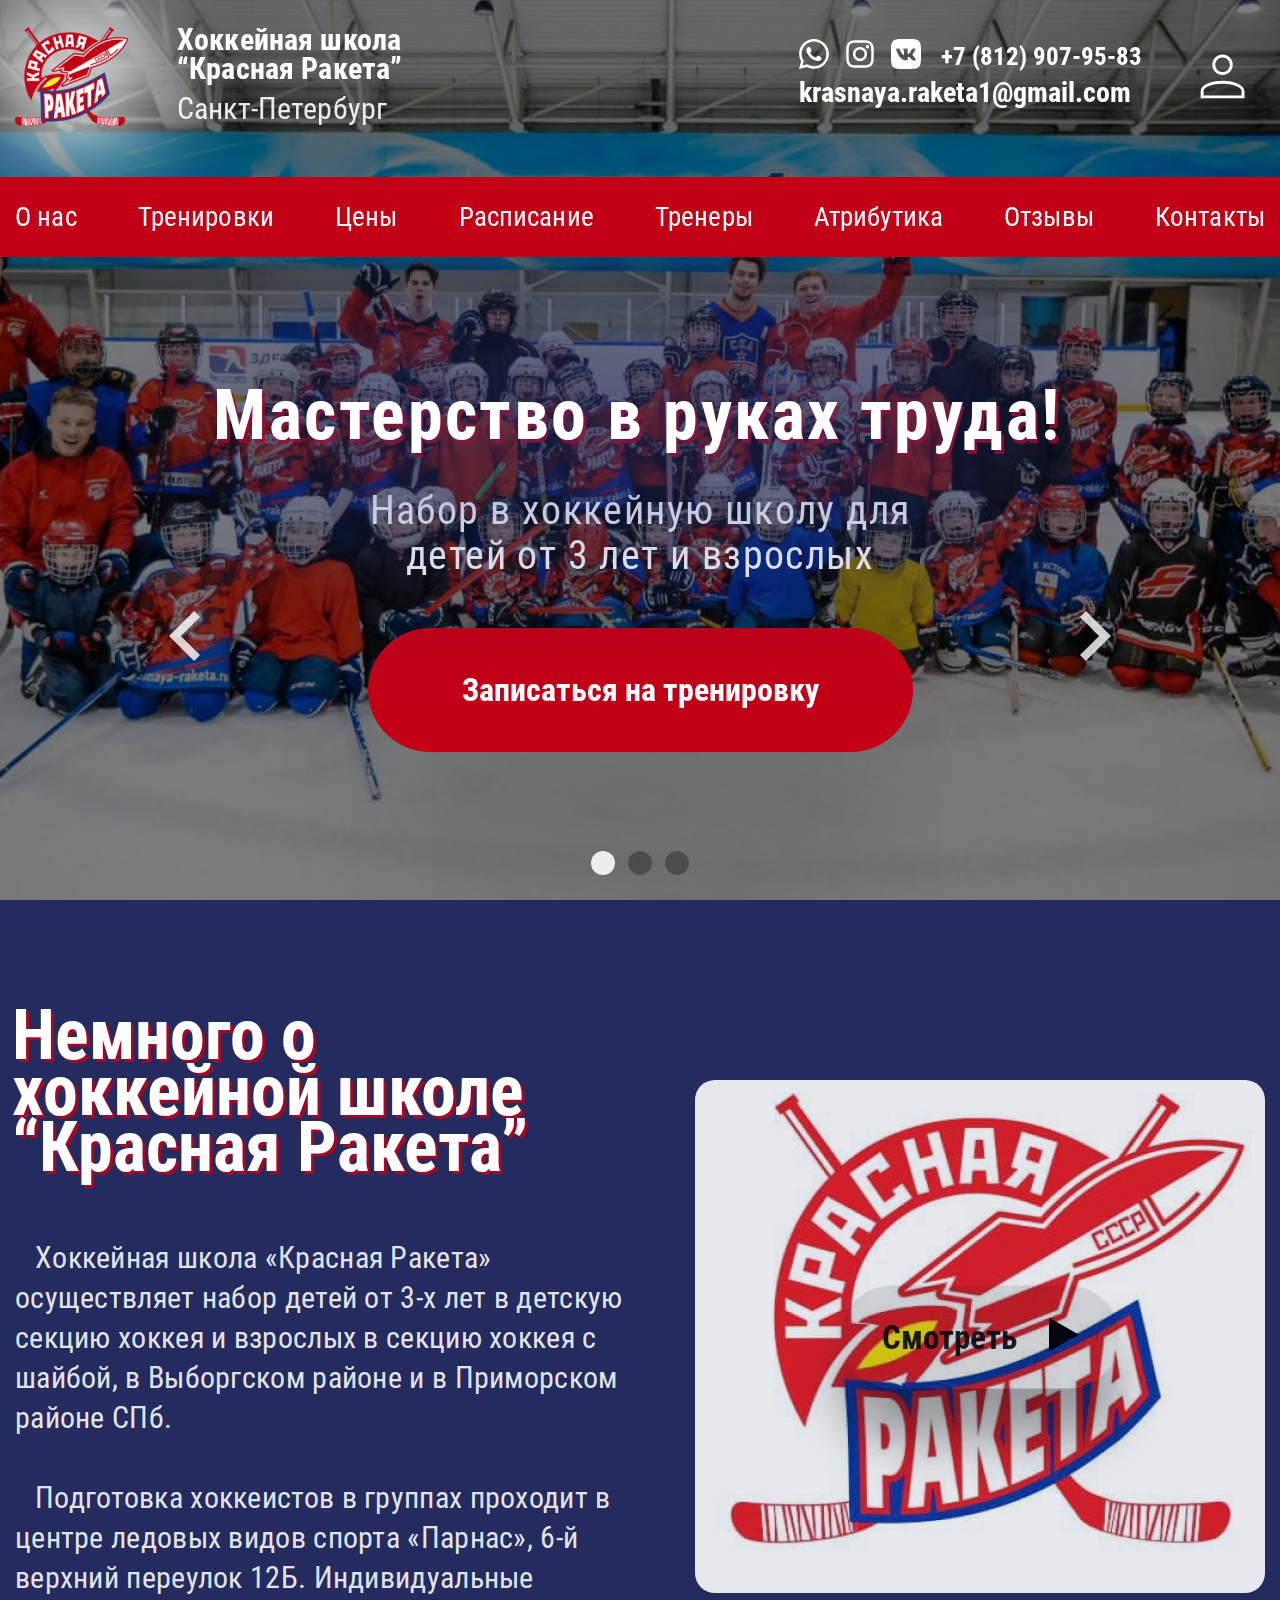
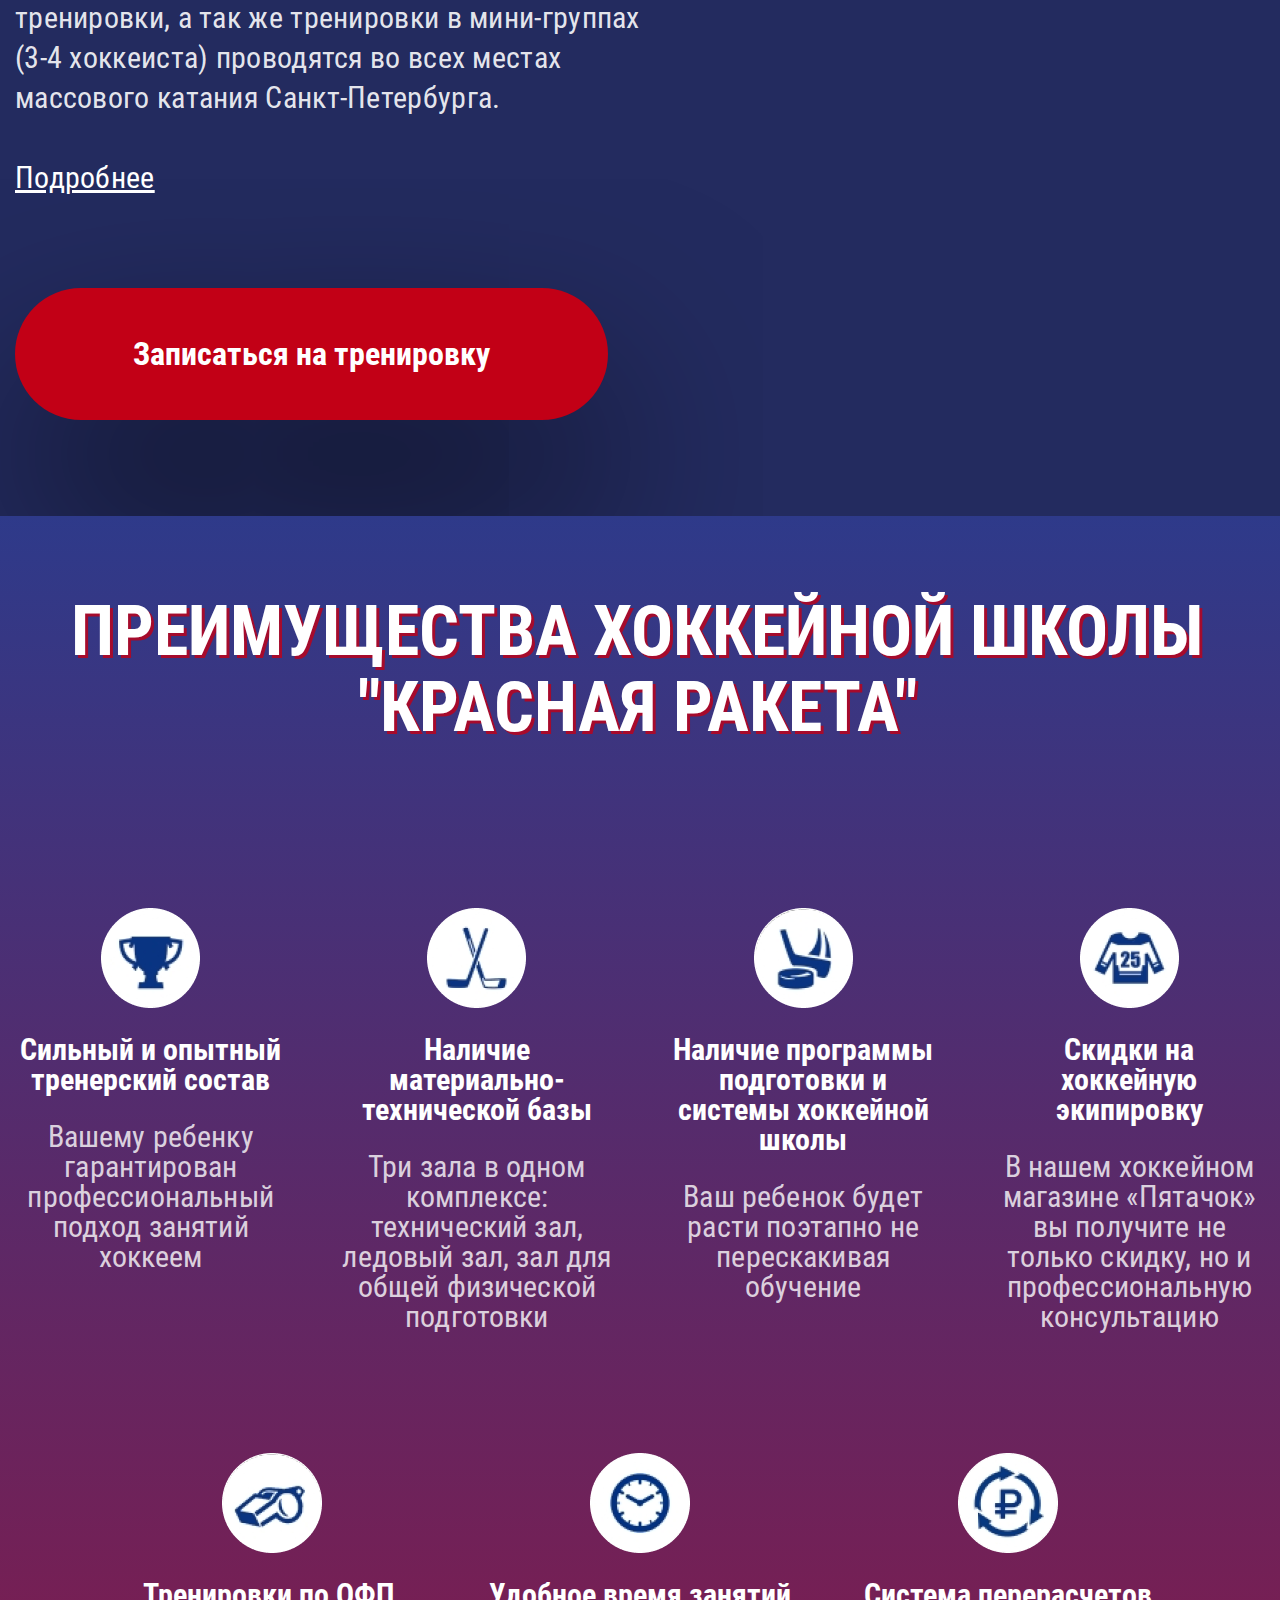
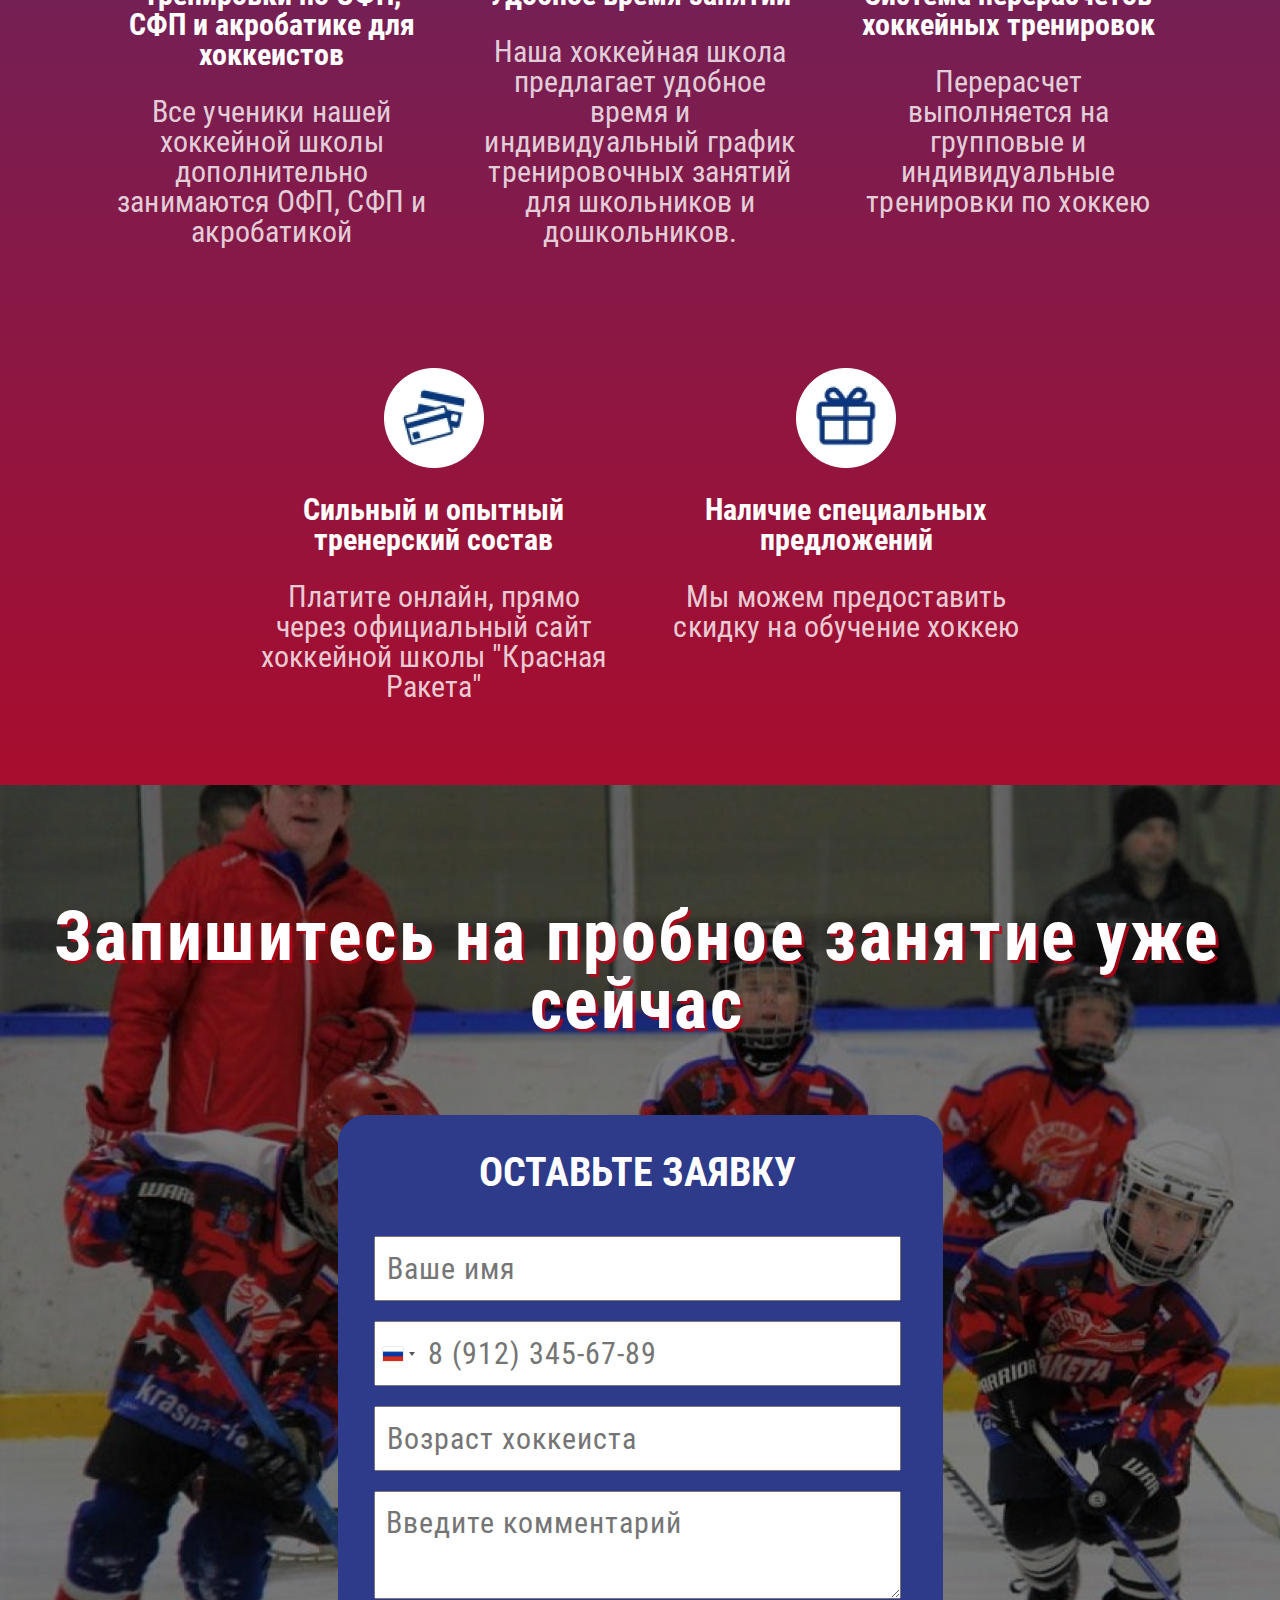
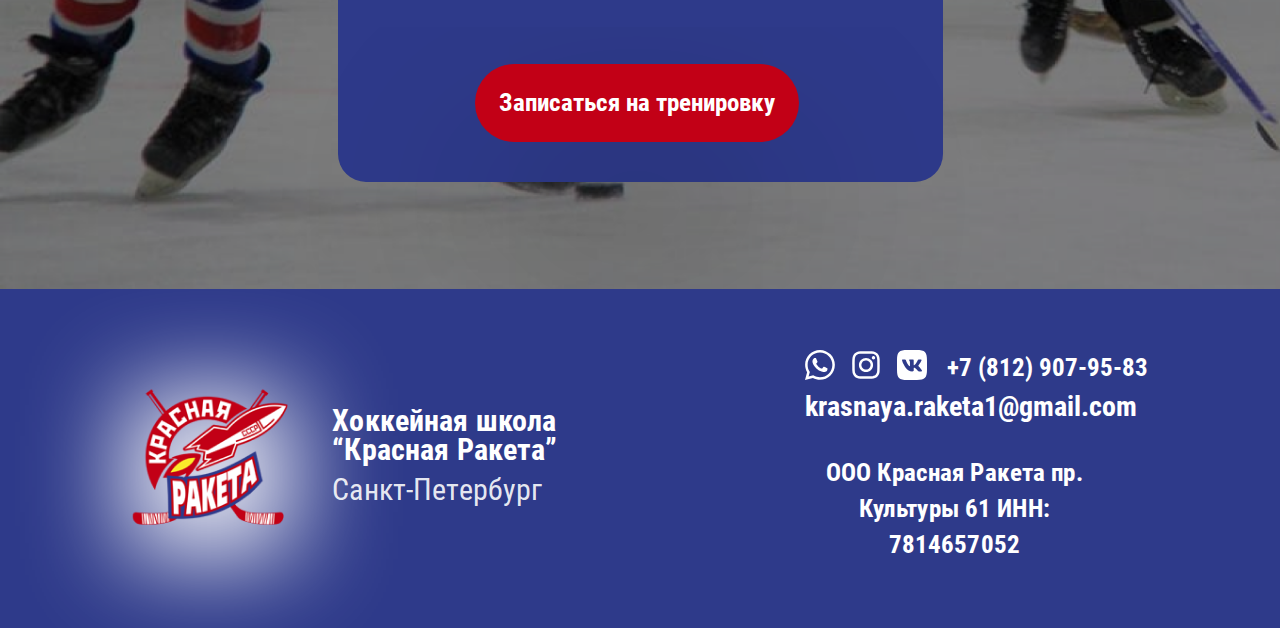
<file: index.html>
<!DOCTYPE html>
<html lang="en">

<head>
  <meta charset="UTF-8">
  <meta name="viewport" content="width=device-width, initial-scale=1.0">
  <title>Document</title>
  <link rel="stylesheet" href="css/style.min.css">
  <link rel="stylesheet" href="css/intlTelInput.css">
</head>

<body id="index-body">


  <div class="wrapper">

    <main class="main">

      <header class="header">

        <nav class="nav">
          <div class="header__top top-header">
            <div class="container">
              <div class="top-header__content">
                <div class="top-header__logo">
                  <a href="#" class="logo"><img src="images/logo.png" alt="" class="logo__img">
                  </a>
                  <div class="top-header__logo-item">
                    <h3 class="top-header__logo-title">Хоккейная школа
                      “Красная Ракета”
                    </h3>
                    <p class="top-header__logo-text">Санкт-Петербург</p>
                  </div>
                </div>
                <div class="top-header__contacts">
                  <div class="top-header__social">
                    <div class="top-header__social-links">
                      <ul class="top-header__social-list">
                        <li class="top-header__social-item"><a href="#" class="top-header__social-link"><img
                              src="images/whatsapp.svg" alt="" class="top-header__social-img"></a></li>
                        <li class="top-header__social-item"><a href="#" class="top-header__social-link"><img
                              src="images/instagram.svg" alt="" class="top-header__social-img"></a></li>
                        <li class="top-header__social-item"><a href="#" class="top-header__social-link"><img
                              src="images/vk.svg" alt="" class="top-header__social-img"></a></li>
                      </ul>
                      <a href="tel:+78129079583" class="top-header__social-phone">+7 (812) 907-95-83</a>
                    </div>
                    <a href="mailto:krasnaya.raketa1@gmail.com"
                      class="top-header__social-mail">krasnaya.raketa1@gmail.com</a>
                  </div>
                  <div class="top-header__account">
                    <button class="top-header__account-btn"><img src="images/user.svg" alt="personal account"
                        class="top-header__account-img"></button>
                  </div>
                </div>
                <div class="header__hamburger">
                  <button class="btn-menu" type="button">
                    <span class="btn-menu__box">
                      <span class="btn-menu__inner"></span>
                    </span>
                  </button>
                </div>
              </div>
            </div>
          </div>
          <div class="header__bottom bottom-header">
            <div class="container">
              <div class="bottom-header__content">
                <ul class="bottom-header__menu-list menu-list">
                  <li class="menu-list__item"><a href="about.html" class="menu-list__link">О нас</a>
                  </li>
                  <li class="menu-list__item"><a href="training.html" class="menu-list__link">Тренировки</a></li>
                  <li class="menu-list__item"><a href="prices.html" class="menu-list__link">Цены</a></li>
                  <li class="menu-list__item"><a href="schedule.html" class="menu-list__link">Расписание</a></li>
                  <li class="menu-list__item"><a href="coaches.html" class="menu-list__link">Тренеры</a></li>
                  <li class="menu-list__item"><a href="attributes.html" class="menu-list__link">Атрибутика</a></li>
                  <li class="menu-list__item"><a href="reviews.html" class="menu-list__link">Отзывы</a></li>
                  <li class="menu-list__item"><a href="contacts.html" class="menu-list__link">Контакты</a></li>
                </ul>
                <h3 class="top-header__logo-title lg">Хоккейная школа
                  “Красная Ракета”
                </h3>
              </div>
            </div>
          </div>
        </nav>

        <div class="header__slider slider-top">
          <div class="header__slider-item" style="background-image: url(images/bg1.png);">
            <div class="slider-top__content">
              <h1 class="slider-top__title">Мастерство в руках труда!</h1>
              <h1 class="slider-top__title slider-top__title2">Мастерство в руках труда!</h1>
              <div class="slider-top__blur"></div>
              <p class="slider-top__text">Набор в хоккейную школу
                для детей от 3 лет и взрослых</p>
              <button class="slider-top__btn">Записаться на тренировку</button>
            </div>
          </div>
          <div class="header__slider-item" style="background-image: url(images/bg-2.png);">
            <div class="slider-top__content">
              <h1 class="slider-top__title">Хоккейная школа “Красная Ракета”</h1>
              <h1 class="slider-top__title slider-top__title2">Хоккейная школа “Красная Ракета”</h1>
              <div class="slider-top__blur"></div>
              <h2 class="slider-top__suptitle">Кузница победителей</h2>
              <button class="slider-top__btn">Записаться на тренировку</button>
            </div>
          </div>
          <div class="header__slider-item" style="background-image: url(images/bg-3.png);">
            <div class="slider-top__content">
              <h1 class="slider-top__title">Специальные предложения</h1>
              <h1 class="slider-top__title slider-top__title2">Специальные предложения</h1>
              <div class="slider-top__blur"></div>
              <p class="slider-top__text">Каждый сможет найти
                выгодное предложение для себя</p>
              <button class="slider-top__btn slider-top__btn--more">Подробнее</button>
            </div>
          </div>
        </div>
      </header>

      <section class="section-about">
        <div class="container">
          <div class="section-about__adaptive-block">
            <h2 class="section-about__title">Немного о хоккейной школе “Красная Ракета”</h2>
            <h2 class="section-about__title section-about__title2">Немного о хоккейной школе “Красная Ракета”</h2>
          </div>
          <div class="section-about__item">
            <div class="section-about__content">
              <h2 class="section-about__title">Немного о хоккейной школе “Красная Ракета”</h2>
              <h2 class="section-about__title section-about__title2">Немного о хоккейной школе “Красная Ракета”</h2>
              <p class="section-about__text">Хоккейная школа «Красная Ракета» осуществляет набор детей от 3-х лет в
                детскую секцию хоккея и взрослых в секцию хоккея с шайбой, в Выборгском районе и в Приморском районе
                СПб.
              </p>
              <p class="section-about__text"> Подготовка хоккеистов в группах проходит в центре ледовых видов спорта
                «Парнас», 6-й верхний переулок
                12Б. Индивидуальные тренировки, а так же тренировки в мини-группах (3-4 хоккеиста) проводятся во всех
                местах массового катания Санкт-Петербурга.</p>
              <p class="section-about__text section-about__text-more section-about__text-more1"> Хоккейная школа
                «Красная Ракета» готовит
                хоккеистов всех амплуа.
                Профессиональный тренерский состав гарантирует качественный тренировочный процесс. Богатый опыт
                тренерской работы помогает выявить и приумножить сильные стороны учеников. Тренеры нашей хоккейной школы
                настроят и мотивируют на занятия спортом вас и ваших детей.</p>
              <a href="#" class="section-about__more">Подробнее</a>
            </div>
            <div class="section-about__video" id="vidwrap">
              <div class="section-about__video-play">Смотреть</div>
            </div>
          </div>
          <div class="section-about__content-more">
            <p class="section-about__text section-about__text-more section-about__text-more2"> Хоккейная школа «Красная
              Ракета» готовит
              хоккеистов всех амплуа.
              Профессиональный тренерский состав гарантирует качественный тренировочный процесс. Богатый опыт
              тренерской работы помогает выявить и приумножить сильные стороны учеников. Тренеры нашей хоккейной школы
              настроят и мотивируют на занятия спортом вас и ваших детей.</p>
            <p class="section-about__text section-about__text--two">
              Обучение в хоккейной школе "Красная Ракета" проходят:</p>
            <ul class="section-about__list">
              <li class="section-about__list-item">
                <p class="section-about__text">Дети, с опытом и без опыта, от 3-х лет (возраст и уровень подготовки не
                  важен);</p>
              </li>
              <li class="section-about__list-item">
                <p class="section-about__text">Взрослые, профессионалы и любители (возраст и уровень подготовки не
                  важен).</p>
              </li>
            </ul>
            <p class="section-about__text section-about__text--two">
              Хоккейная школа "Красная Ракета" решает следующие задачи:</p>
            <ul class="section-about__list">
              <li class="section-about__list-item">
                <p class="section-about__text">Обучать и совершенствовать технику катания на коньках (прокаты,
                  скольжение, маневры, перебежка, спиной вперед,
                  торможения);</p>
              </li>
              <li class="section-about__list-item">
                <p class="section-about__text">Обучать и совершенствовать технику владения клюшкой и шайбой (ведение,
                  финты или ложные движения, кистевой бросок,
                  щелчок, пощёлкивание, передача и прием шайбы, подбор шайбы);</p>
              </li>
              <li class="section-about__list-item">
                <p class="section-about__text">Обучать и совершенствовать игровые азы в хоккее (игровое мышление,
                  виденье площадки, отбор шайбы, силовой прием);</p>
              </li>
              <li class="section-about__list-item">
                <p class="section-about__text">Развивать физические качества хоккеиста (ловкость, координация, сила,
                  быстрота, общая выносливость, гибкость,
                  специальная выносливость, скоростно-силовая работа, скоростно-силовая выносливость, взрывная сила);
                </p>
              </li>
              <li class="section-about__list-item">
                <p class="section-about__text">Обучать и совершенствовать технико-тактические действия игроков
                  (индивидуальная, звеньевая, командная);</p>
              </li>
              <li class="section-about__list-item">
                <p class="section-about__text">Воспитать морально-волевые качества хоккеиста (выдержка, настойчивость,
                  целеустремленность, патриотизм);</p>
              </li>
              <li class="section-about__list-item">
                <p class="section-about__text">Мотивировать занимающих с помощью различных методик;</p>
              </li>
              <li class="section-about__list-item">
                <p class="section-about__text">Исправлять неправильно закрепленные навыки;</p>
              </li>
              <li class="section-about__list-item">
                <p class="section-about__text">
                  Искать индивидуальный подход к каждому хоккеисту с помощью современных методик.</p>
              </li>
            </ul>
            <p class="section-about__text">
              Воспитанники хоккейной школы "Красная Ракета" принимают участие в турнире "Ракетные бои" накапливая опыт
              ледовых
              состязаний среди сверстников.</p>
            <p class="section-about__text">
              Тренировки по хоккею включают в себя комплексное развитие хоккеиста. Хоккеист это гармоничное развитый
              человек с
              набором специальных качеств, умеющий не только кататься на коньках и владеть клюшкой. Прежде всего - это
              сильный и
              целеустремленный человек, знающий себе цену, умеющий работать в команде.</p>
            <p class="section-about__text">
              Занимаясь хоккеем вы прививаете хоккеисту здоровый образ жизни и хобби на всю жизнь.</p>
            <p class="section-about__text">
              Мы всегда будем рады вам и вашим детям!</p>
            <a href="#" class="section-about__more-remove">Скрыть</a>
          </div>
          <button class="section-about__btn">Записаться на тренировку</button>
        </div>
      </section>

      <section class="section-advantages">
        <h3 class="section-advantages__title">ПРЕИМУЩЕСТВА ХОККЕЙНОЙ ШКОЛЫ "КРАСНАЯ РАКЕТА"</h3>
        <h3 class="section-advantages__title section-advantages__title2">ПРЕИМУЩЕСТВА ХОККЕЙНОЙ ШКОЛЫ "КРАСНАЯ РАКЕТА"
        </h3>
        <div class="container">

          <div class="section-advantages__content">
            <div class="section-advantages__items section-advantages__items1">
              <div class="section-advantages__item">
                <img src="images/advantages1.png" alt="" class="section-advantages__item-img">
                <h4 class="section-advantages__item-title">Сильный и опытный тренерский состав</h4>
                <p class="section-advantages__item-text">Вашему ребенку гарантирован профессиональный подход занятий
                  хоккеем</p>
              </div>
              <div class="section-advantages__item">
                <img src="images/advantages2.png" alt="" class="section-advantages__item-img">
                <h4 class="section-advantages__item-title">Наличие материально-технической базы</h4>
                <p class="section-advantages__item-text">Три зала в одном комплексе: технический зал, ледовый зал, зал
                  для
                  общей физической подготовки</p>
              </div>
              <div class="section-advantages__item">
                <img src="images/advantages3.png" alt="" class="section-advantages__item-img">
                <h4 class="section-advantages__item-title">Наличие программы подготовки и системы хоккейной школы</h4>
                <p class="section-advantages__item-text">Ваш ребенок будет расти поэтапно не перескакивая обучение</p>
              </div>
              <div class="section-advantages__item" style="margin-right: 0;">
                <img src="images/advantages4.png" alt="" class="section-advantages__item-img">
                <h4 class="section-advantages__item-title">Скидки на хоккейную экипировку</h4>
                <p class="section-advantages__item-text">В нашем хоккейном магазине «Пятачок» вы получите не только
                  скидку, но и профессиональную консультацию</p>
              </div>
            </div>
            <div class="section-advantages__items section-advantages__items2">
              <div class="section-advantages__item ">
                <img src="images/advantages5.png" alt="" class="section-advantages__item-img">
                <h4 class="section-advantages__item-title">Тренировки по ОФП, СФП и акробатике для хоккеистов</h4>
                <p class="section-advantages__item-text">Все ученики нашей хоккейной школы дополнительно занимаются ОФП,
                  СФП и акробатикой</p>
              </div>
              <div class="section-advantages__item ">
                <img src="images/advantages6.png" alt="" class="section-advantages__item-img">
                <h4 class="section-advantages__item-title">Удобное время занятий</h4>
                <p class="section-advantages__item-text">Наша хоккейная школа предлагает удобное время и индивидуальный
                  график тренировочных занятий для школьников и дошкольников.</p>
              </div>
              <div class="section-advantages__item" style="margin-right: 0;">
                <img src="images/advantages7.png" alt="" class="section-advantages__item-img">
                <h4 class="section-advantages__item-title">Система перерасчетов хоккейных тренировок</h4>
                <p class="section-advantages__item-text">Перерасчет выполняется на групповые и индивидуальные тренировки
                  по хоккею</p>
              </div>
            </div>
            <div class="section-advantages__items section-advantages__items3">
              <div class="section-advantages__item">
                <img src="images/advantages8.png" alt="" class="section-advantages__item-img">
                <h4 class="section-advantages__item-title">Сильный и опытный тренерский состав</h4>
                <p class="section-advantages__item-text">Платите онлайн, прямо через официальный сайт хоккейной школы
                  "Красная Ракета"</p>
              </div>
              <div class="section-advantages__item" style="margin-right: 0;">
                <img src="images/advantages9.png" alt="" class="section-advantages__item-img">
                <h4 class="section-advantages__item-title">Наличие специальных предложений</h4>
                <p class="section-advantages__item-text">Мы можем предоставить скидку на обучение хоккею</p>
              </div>
            </div>
          </div>
          <div class="section-advantages__content-adaptive">
            <div class="section-advantages__item">
              <img src="images/advantages1.png" alt="" class="section-advantages__item-img">
              <h4 class="section-advantages__item-title">Сильный и опытный тренерский состав</h4>
              <p class="section-advantages__item-text">Вашему ребенку гарантирован профессиональный подход занятий
                хоккеем</p>
            </div>
            <div class="section-advantages__item">
              <img src="images/advantages2.png" alt="" class="section-advantages__item-img">
              <h4 class="section-advantages__item-title">Наличие материально-технической базы</h4>
              <p class="section-advantages__item-text">Три зала в одном комплексе: технический зал, ледовый зал, зал
                для
                общей физической подготовки</p>
            </div>
            <div class="section-advantages__item">
              <img src="images/advantages3.png" alt="" class="section-advantages__item-img">
              <h4 class="section-advantages__item-title">Наличие программы подготовки и системы хоккейной школы</h4>
              <p class="section-advantages__item-text">Ваш ребенок будет расти поэтапно не перескакивая обучение</p>
            </div>
            <div class="section-advantages__item">
              <img src="images/advantages4.png" alt="" class="section-advantages__item-img">
              <h4 class="section-advantages__item-title">Скидки на хоккейную экипировку</h4>
              <p class="section-advantages__item-text">В нашем хоккейном магазине «Пятачок» вы получите не только
                скидку, но и профессиональную консультацию</p>
            </div>
            <div class="section-advantages__item ">
              <img src="images/advantages5.png" alt="" class="section-advantages__item-img">
              <h4 class="section-advantages__item-title">Тренировки по ОФП, СФП и акробатике для хоккеистов</h4>
              <p class="section-advantages__item-text">Все ученики нашей хоккейной школы дополнительно занимаются ОФП,
                СФП и акробатикой</p>
            </div>
            <div class="section-advantages__item ">
              <img src="images/advantages6.png" alt="" class="section-advantages__item-img">
              <h4 class="section-advantages__item-title">Удобное время занятий</h4>
              <p class="section-advantages__item-text">Наша хоккейная школа предлагает удобное время и индивидуальный
                график тренировочных занятий для школьников и дошкольников.</p>
            </div>
            <div class="section-advantages__item" style="margin-right: 0;">
              <img src="images/advantages7.png" alt="" class="section-advantages__item-img">
              <h4 class="section-advantages__item-title">Система перерасчетов хоккейных тренировок</h4>
              <p class="section-advantages__item-text">Перерасчет выполняется на групповые и индивидуальные тренировки
                по хоккею</p>
            </div>
            <div class="section-advantages__item">
              <img src="images/advantages8.png" alt="" class="section-advantages__item-img">
              <h4 class="section-advantages__item-title">Сильный и опытный тренерский состав</h4>
              <p class="section-advantages__item-text">Платите онлайн, прямо через официальный сайт хоккейной школы
                "Красная Ракета"</p>
            </div>
            <div class="section-advantages__item" style="margin-right: 0;">
              <img src="images/advantages9.png" alt="" class="section-advantages__item-img">
              <h4 class="section-advantages__item-title">Наличие специальных предложений</h4>
              <p class="section-advantages__item-text">Мы можем предоставить скидку на обучение хоккею</p>
            </div>
          </div>
        </div>
      </section>

      <section class="section-registration">
        <div class="container">
          <div class="section-registration__item">
            <h3 class="section-registration__title">Запишитесь на пробное занятие уже сейчас
            </h3>
            <h3 class="section-registration__title section-registration__title2">Запишитесь на пробное занятие уже
              сейчас
            </h3>
          </div>
          <div class="section-registration__content">
            <h4 class="section-registration__content-title">ОСТАВЬТЕ ЗАЯВКУ</h4>
            <form action="" class="section-registration__form form-send">
              <input type="text" class="section-registration__input" name="name" placeholder="Ваше имя" required>
              <input class="section-registration__input" type="tel" id="phone" name="tel">
              <input type="text" class="section-registration__input" name="age" placeholder="Возраст хоккеиста"
                required>
              <textarea class="section-registration__input" name="message" placeholder="Введите комментарий"></textarea>
              <button class="section-registration__btn">Записаться на тренировку</button>
            </form>
          </div>
        </div>
      </section>

    </main>
    <footer class="footer">
      <div class="container">
        <div class="footer__content">
          <div class="footer__logo">
            <a href="#" class="logo2"><img src="images/footer-logo.png" alt="" class="footer__logo-img">
            </a>
            <div class="footer__logo-blur"></div>
            <div class="footer__logo-item">
              <h3 class="footer__logo-title">Хоккейная школа
                “Красная Ракета”
              </h3>
              <p class="footer__logo-text">Санкт-Петербург</p>
            </div>
          </div>
          <div class="footer__menu">
            <ul class="footer__menu-list">
              <li class="footer__menu-item"><a href="about.html" class="footer__menu-link">О нас</a>
              </li>
              <li class="footer__menu-item"><a href="training.html" class="footer__menu-link">Тренировки</a></li>
              <li class="footer__menu-item"><a href="prices.html" class="footer__menu-link">Цены</a></li>
              <li class="footer__menu-item"><a href="schedule.html" class="footer__menu-link">Расписание</a></li>
            </ul>
            <ul class="footer__menu-list">
              <li class="footer__menu-item"><a href="coaches.html" class="footer__menu-link">Тренеры</a></li>
              <li class="footer__menu-item"><a href="attributes.html" class="footer__menu-link">Атрибутика</a></li>
              <li class="footer__menu-item"><a href="reviews.html" class="footer__menu-link">Отзывы</a></li>
              <li class="footer__menu-item"><a href="contacts.html" class="footer__menu-link">Контакты</a></li>
            </ul>
          </div>
          <div class="footer__contacts">
            <div class="footer__social">
              <div class="footer__social-links">
                <ul class="footer__social-list">
                  <li class="footer__social-item"><a href="#" class="footer__social-link"><img src="images/whatsapp.svg"
                        alt="" class="footer__social-img"></a></li>
                  <li class="footer__social-item"><a href="#" class="footer__social-link"><img
                        src="images/instagram.svg" alt="" class="footer__social-img"></a></li>
                  <li class="footer__social-item"><a href="#" class="footer__social-link"><img src="images/vk.svg"
                        alt="" class="footer__social-img"></a></li>
                </ul>
                <a href="tel:+78129079583" class="footer__social-phone">+7 (812) 907-95-83</a>
              </div>
              <a href="mailto:krasnaya.raketa1@gmail.com" class="footer__social-mail">krasnaya.raketa1@gmail.com</a>
            </div>
            <p class="footer__adress">ООО Красная Ракета
              пр. Культуры 61
              ИНН: 7814657052</p>
          </div>
        </div>
        <div class="footer__content2">
          <p class="footer__adress footer__adress2">ООО Красная Ракета
            пр. Культуры 61
            ИНН: 7814657052</p>
        </div>
      </div>
    </footer>
  </div>




  <div class="popup popup-menu">
    <div class="popup__wrapper popup-menu__wrapper">
      <div class="popup__inner popup-menu__inner">
        <div class="popup__content popup-menu__content">
          <button class="btn-close popup__btn-close popup-close"></button>
          <div class="popup-menu__logo">
            <a href="#" class="logo"><img src="images/logo.png" alt="" class="popup-menu__logo-img logo__img"></a>
          </div>
          <ul class="popup-menu__list">
            <li class="popup-menu__list-item"><a href="about.html" class="popup-menu__list-link">О
                нас</a></li>
            <li class="popup-menu__list-item"><a href="training.html" class="popup-menu__list-link">Тренировки</a></li>
            <li class="popup-menu__list-item"><a href="prices.html" class="popup-menu__list-link">Цены</a></li>
            <li class="popup-menu__list-item"><a href="schedule.html" class="popup-menu__list-link">Расписание</a></li>
            <li class="popup-menu__list-item"><a href="coaches.html" class="popup-menu__list-link">Тренеры</a></li>
            <li class="popup-menu__list-item"><a href="attributes.html" class="popup-menu__list-link">Атрибутика</a>
            </li>
            <li class="popup-menu__list-item"><a href="reviews.html" class="popup-menu__list-link">Отзывы</a></li>
            <li class="popup-menu__list-item"><a href="contacts.html" class="popup-menu__list-link">Контакты</a></li>
          </ul>
        </div>
      </div>
    </div>
  </div>


  <script src="js/main.min.js"></script>
</body>

</html>
</file>
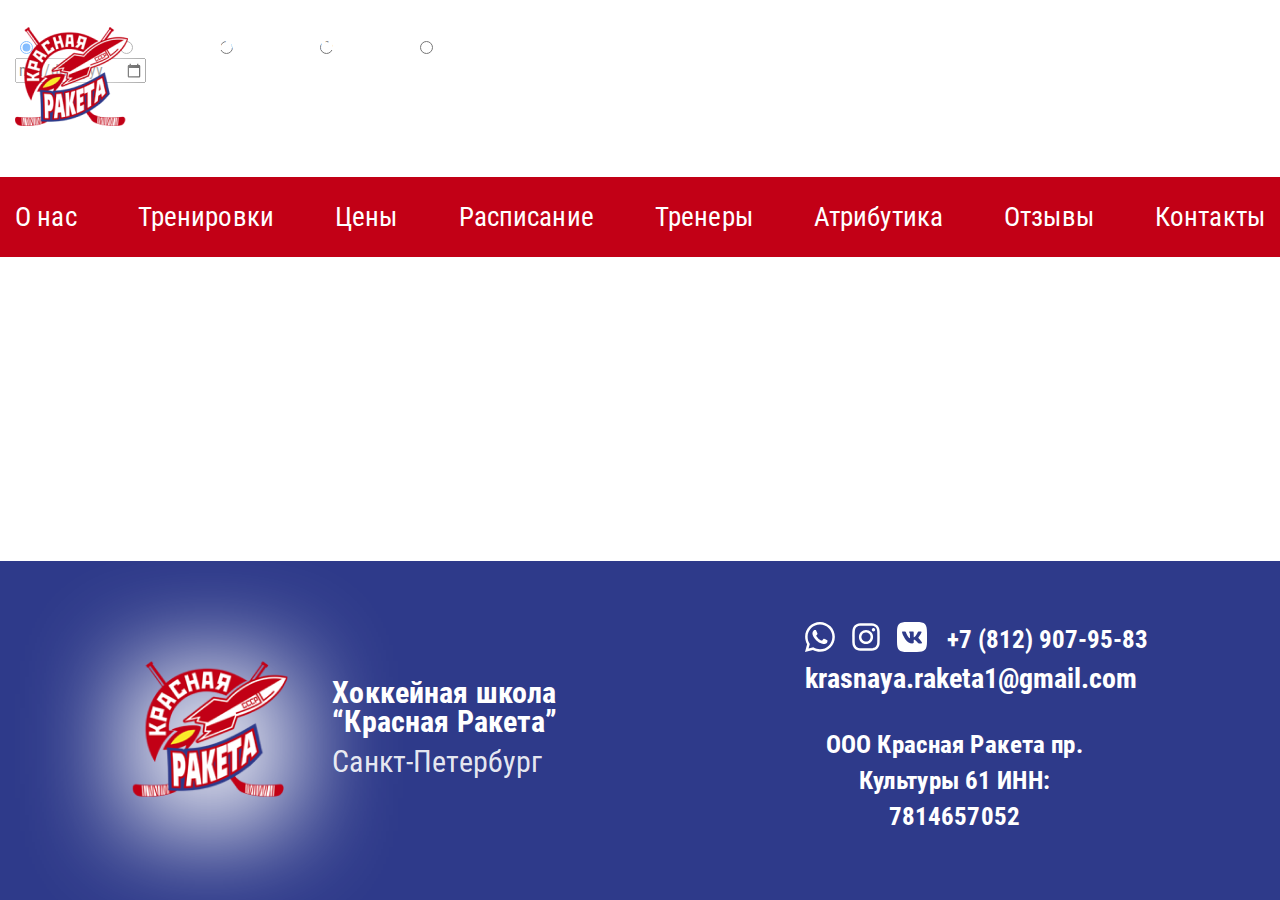
<file: schedule.html>
<!DOCTYPE html>
<html lang="en">

<head>
    <meta charset="UTF-8">
    <meta name="viewport" content="width=device-width, initial-scale=1.0">
    <title>Расписание</title>
    <link rel="stylesheet" href="css/style.min.css">
</head>

<body id="schedule-body">


    <div class="wrapper">

        <main class="main">

            <header class="header header-schedule">
                <nav class="nav nav-about ">
                    <div class="header__top top-header fix">
                        <div class="container">
                            <div class="top-header__content">
                                <div class="top-header__logo">
                                    <a href="#" class="logo"><img src="images/logo.png" alt="" class="logo__img">
                                    </a>
                                    <div class="top-header__logo-item">
                                        <h3 class="top-header__logo-title">Хоккейная школа
                                            “Красная Ракета”
                                        </h3>
                                        <p class="top-header__logo-text">Санкт-Петербург</p>
                                    </div>
                                </div>
                                <div class="top-header__contacts">
                                    <div class="top-header__social">
                                        <div class="top-header__social-links">
                                            <ul class="top-header__social-list">
                                                <li class="top-header__social-item"><a href="#"
                                                        class="top-header__social-link"><img src="images/whatsapp.svg"
                                                            alt="" class="top-header__social-img"></a></li>
                                                <li class="top-header__social-item"><a href="#"
                                                        class="top-header__social-link"><img src="images/instagram.svg"
                                                            alt="" class="top-header__social-img"></a></li>
                                                <li class="top-header__social-item"><a href="#"
                                                        class="top-header__social-link"><img src="images/vk.svg" alt=""
                                                            class="top-header__social-img"></a></li>
                                            </ul>
                                            <a href="tel:+78129079583" class="top-header__social-phone">+7 (812)
                                                907-95-83</a>
                                        </div>
                                        <a href="mailto:krasnaya.raketa1@gmail.com"
                                            class="top-header__social-mail">krasnaya.raketa1@gmail.com</a>
                                    </div>
                                    <div class="top-header__account">
                                        <button class="top-header__account-btn"><img src="images/user.svg"
                                                alt="personal account" class="top-header__account-img"></button>
                                    </div>
                                </div>
                                <div class="header__hamburger">
                                    <button class="btn-menu" type="button">
                                        <span class="btn-menu__box">
                                            <span class="btn-menu__inner"></span>
                                        </span>
                                    </button>
                                </div>
                            </div>
                        </div>
                    </div>
                    <div class="header__bottom bottom-header">
                        <div class="container">
                            <div class="bottom-header__content">
                                <ul class="bottom-header__menu-list menu-list">
                                    <li class="menu-list__item"><a href="about.html" class="menu-list__link">О нас</a>
                                    </li>
                                    <li class="menu-list__item"><a href="training.html"
                                            class="menu-list__link">Тренировки</a></li>
                                    <li class="menu-list__item"><a href="prices.html" class="menu-list__link">Цены</a>
                                    </li>
                                    <li class="menu-list__item"><a href="schedule.html"
                                            class="menu-list__link">Расписание</a></li>
                                    <li class="menu-list__item"><a href="coaches.html"
                                            class="menu-list__link">Тренеры</a></li>
                                    <li class="menu-list__item"><a href="attributes.html"
                                            class="menu-list__link">Атрибутика</a></li>
                                    <li class="menu-list__item"><a href="reviews.html"
                                            class="menu-list__link">Отзывы</a></li>
                                    <li class="menu-list__item"><a href="contacts.html"
                                            class="menu-list__link">Контакты</a></li>
                                </ul>
                                <h3 class="top-header__logo-title lg">Хоккейная школа
                                    “Красная Ракета”
                                </h3>
                            </div>
                        </div>
                    </div>
                </nav>

                <div class="about schedule">
                    <div class="container">
                        <div class="about__btns">
                            <a href="index.html" class="about__btn about__index">Главная</a>
                            <span class="about__btn">/</span>
                            <a href="schedule.html" class="about__btn about__btn-active">Расписание</a>
                        </div>

                        <div class="schedule__content">
                            <div class="schedule__inputs">
                                <form>
                                    <div class="__select" data-state="">
                                        <div class="__select__title" data-default="Option 0">Выберите группу</div>
                                        <div class="__select__content">
                                            <input id="singleSelect0" class="__select__input" type="radio"
                                                name="singleSelect" checked />
                                            <label for="singleSelect0" class="__select__label">Группа №1</label>
                                            <input id="singleSelect1" class="__select__input" type="radio"
                                                name="singleSelect" />
                                            <label for="singleSelect1" class="__select__label">Группа №2</label>
                                            <input id="singleSelect2" class="__select__input" type="radio"
                                                name="singleSelect" />
                                            <label for="singleSelect2" class="__select__label">Группа №3</label>
                                            <input id="singleSelect3" class="__select__input" type="radio"
                                                name="singleSelect" />
                                            <label for="singleSelect3" class="__select__label">Группа №4</label>
                                            <input id="singleSelect4" class="__select__input" type="radio"
                                                name="singleSelect" />
                                            <label for="singleSelect4" class="__select__label">Группа №4
                                                (Взрослые)</label>
                                        </div>
                                    </div>
                                </form>
                                <input placeholder="Дата" id="inputDate" type="date" class="schedule__date">
                            </div>
                            <table class="schedule__table">
                                <tr class="schedule__row1">
                                    <td class="schedule__col">Понедельник</td>
                                    <td class="schedule__col">Вторник </td>
                                    <td class="schedule__col">Среда</td>
                                    <td class="schedule__col">Четверг</td>
                                    <td class="schedule__col">Пятница</td>
                                    <td class="schedule__col">Суббота</td>
                                    <td class="schedule__col">Воскресенье</td>
                                </tr>
                                <tr class="schedule__row1">
                                    <td class="schedule__col">4 Октября 2021</td>
                                    <td class="schedule__col">5 Октября 2021</td>
                                    <td class="schedule__col">6 Октября 2021</td>
                                    <td class="schedule__col">7 Октября 2021</td>
                                    <td class="schedule__col">8 Октября 2021</td>
                                    <td class="schedule__col">9 Октября 2021</td>
                                    <td class="schedule__col">10 Октября 2021</td>
                                </tr>
                                <tr class="schedule__row2">
                                    <td class="schedule__col">19:00 - 20:00
                                        ледовые тренировки (№1, №2, №3)
                                        пр.Культуры 61</td>
                                    <td class="schedule__col">18:45 - 19:45
                                        ОФП (№1, №4)
                                        бросковая тренировка (№2)
                                        пр.Культуры 61</td>
                                    <td class="schedule__col">19:00 - 20:00
                                        ледовые тренировки (№1, №2, №3)
                                        пр.Культуры 61</td>
                                    <td class="schedule__col">18:45 - 19:45
                                        бросковая тренировка (№1, №4)
                                        пр.Культуры 61</td>
                                    <td class="schedule__col">19:00 - 20:00
                                        ледовые тренировки (№1, №2, №3)
                                        пр.Культуры 61</td>
                                    <td class="schedule__col">

                                    </td>
                                    <td class="schedule__col"></td>
                                </tr>
                                <tr class="schedule__row2">
                                    <td class="schedule__col">20:15 - 21:15
                                        бросковая тренировка (№1, №4)
                                        пр.Культуры 61</td>
                                    <td class="schedule__col">20:00 - 21:00
                                        ледовые тренировки (№1, №2, №4)
                                        пр.Культуры 61</td>
                                    <td class="schedule__col">20:15 - 21:15
                                        ОФП (№2, №3)
                                        пр.Культуры 61</td>
                                    <td class="schedule__col">20:00 - 21:00
                                        ледовые тренировки (№1, №4)
                                        пр.Культуры 61</td>
                                    <td class="schedule__col">
                                        19:00 - 20:00
                                        ледовые тренировки (№4)
                                        пр.Культуры 61</td>
                                    <td class="schedule__col"></td>
                                    <td class="schedule__col"></td>
                                </tr>
                                <tr class="schedule__row2">
                                    <td class="schedule__col"></td>
                                    <td class="schedule__col"></td>
                                    <td class="schedule__col"></td>
                                    <td class="schedule__col"></td>
                                    <td class="schedule__col"></td>
                                    <td class="schedule__col"></td>
                                    <td class="schedule__col"></td>
                                </tr>
                                <tr class="schedule__row2">
                                    <td class="schedule__col"></td>
                                    <td class="schedule__col"></td>
                                    <td class="schedule__col"></td>
                                    <td class="schedule__col"></td>
                                    <td class="schedule__col"></td>
                                    <td class="schedule__col"></td>
                                    <td class="schedule__col"></td>
                                </tr>
                            </table>

                        </div>
                    </div>

                </div>


            </header>

        </main>

        <footer class="footer">
            <div class="container">
                <div class="footer__content">
                    <div class="footer__logo">
                        <a href="#" class="logo2"><img src="images/footer-logo.png" alt="" class="footer__logo-img">
                        </a>
                        <div class="footer__logo-blur"></div>
                        <div class="footer__logo-item">
                            <h3 class="footer__logo-title">Хоккейная школа
                                “Красная Ракета”
                            </h3>
                            <p class="footer__logo-text">Санкт-Петербург</p>
                        </div>
                    </div>
                    <div class="footer__menu">
                        <ul class="footer__menu-list">
                            <li class="footer__menu-item"><a href="about.html" class="footer__menu-link">О нас</a>
                            </li>
                            <li class="footer__menu-item"><a href="training.html"
                                    class="footer__menu-link">Тренировки</a>
                            </li>
                            <li class="footer__menu-item"><a href="prices.html" class="footer__menu-link">Цены</a></li>
                            <li class="footer__menu-item"><a href="schedule.html"
                                    class="footer__menu-link">Расписание</a></li>
                        </ul>
                        <ul class="footer__menu-list">
                            <li class="footer__menu-item"><a href="coaches.html" class="footer__menu-link">Тренеры</a>
                            </li>
                            <li class="footer__menu-item"><a href="attributes.html"
                                    class="footer__menu-link">Атрибутика</a>
                            </li>
                            <li class="footer__menu-item"><a href="reviews.html" class="footer__menu-link">Отзывы</a>
                            </li>
                            <li class="footer__menu-item"><a href="contacts.html" class="footer__menu-link">Контакты</a>
                            </li>
                        </ul>
                    </div>
                    <div class="footer__contacts">
                        <div class="footer__social">
                            <div class="footer__social-links">
                                <ul class="footer__social-list">
                                    <li class="footer__social-item"><a href="#" class="footer__social-link"><img
                                                src="images/whatsapp.svg" alt="" class="footer__social-img"></a></li>
                                    <li class="footer__social-item"><a href="#" class="footer__social-link"><img
                                                src="images/instagram.svg" alt="" class="footer__social-img"></a></li>
                                    <li class="footer__social-item"><a href="#" class="footer__social-link"><img
                                                src="images/vk.svg" alt="" class="footer__social-img"></a></li>
                                </ul>
                                <a href="tel:+78129079583" class="footer__social-phone">+7 (812) 907-95-83</a>
                            </div>
                            <a href="mailto:krasnaya.raketa1@gmail.com"
                                class="footer__social-mail">krasnaya.raketa1@gmail.com</a>
                        </div>
                        <p class="footer__adress">ООО Красная Ракета
                            пр. Культуры 61
                            ИНН: 7814657052</p>
                    </div>
                </div>
                <div class="footer__content2">
                    <p class="footer__adress footer__adress2">ООО Красная Ракета
                        пр. Культуры 61
                        ИНН: 7814657052</p>
                </div>
            </div>
        </footer>

    </div>




    <div class="popup popup-menu">
        <div class="popup__wrapper popup-menu__wrapper">
            <div class="popup__inner popup-menu__inner">
                <div class="popup__content popup-menu__content">
                    <button class="btn-close popup__btn-close popup-close"></button>
                    <div class="popup-menu__logo">
                        <a href="#" class="logo"><img src="images/logo.png" alt=""
                                class="popup-menu__logo-img logo__img"></a>
                    </div>
                    <ul class="popup-menu__list">
                        <li class="popup-menu__list-item"><a href="about.html" class="popup-menu__list-link">О
                                нас</a></li>
                        <li class="popup-menu__list-item"><a href="training.html"
                                class="popup-menu__list-link">Тренировки</a></li>
                        <li class="popup-menu__list-item"><a href="prices.html" class="popup-menu__list-link">Цены</a>
                        </li>
                        <li class="popup-menu__list-item"><a href="schedule.html"
                                class="popup-menu__list-link">Расписание</a></li>
                        <li class="popup-menu__list-item"><a href="coaches.html"
                                class="popup-menu__list-link">Тренеры</a></li>
                        <li class="popup-menu__list-item"><a href="attributes.html"
                                class="popup-menu__list-link">Атрибутика</a></li>
                        <li class="popup-menu__list-item"><a href="reviews.html"
                                class="popup-menu__list-link">Отзывы</a></li>
                        <li class="popup-menu__list-item"><a href="contacts.html"
                                class="popup-menu__list-link">Контакты</a></li>
                    </ul>
                </div>
            </div>
        </div>
    </div>






    <script src="js/main.min.js"></script>
</body>

</html>
</file>
<file: css/intlTelInput.css>
.iti {
  position: relative;
  display: inline-block; }
  .iti * {
    box-sizing: border-box;
    -moz-box-sizing: border-box; }
  .iti__hide {
    display: none; }
  .iti__v-hide {
    visibility: hidden; }
  .iti input, .iti input[type=text], .iti input[type=tel] {
    position: relative;
    z-index: 0;
    margin-top: 0 !important;
    margin-bottom: 0 !important;
    padding-right: 36px;
    margin-right: 0; }
  .iti__flag-container {
    position: absolute;
    top: 0;
    bottom: 0;
    right: 0;
    padding: 1px; }
  .iti__selected-flag {
    z-index: 1;
    position: relative;
    display: flex;
    align-items: center;
    height: 100%;
    padding: 0 6px 0 8px; }
  .iti__arrow {
    margin-left: 6px;
    width: 0;
    height: 0;
    border-left: 3px solid transparent;
    border-right: 3px solid transparent;
    border-top: 4px solid #555; }
    .iti__arrow--up {
      border-top: none;
      border-bottom: 4px solid #555; }
  .iti__country-list {
    position: absolute;
    z-index: 2;
    list-style: none;
    text-align: left;
    padding: 0;
    margin: 0 0 0 -1px;
    box-shadow: 1px 1px 4px rgba(0, 0, 0, 0.2);
    background-color: white;
    border: 1px solid #CCC;
    white-space: nowrap;
    max-height: 200px;
    overflow-y: scroll;
    -webkit-overflow-scrolling: touch; }
    .iti__country-list--dropup {
      bottom: 100%;
      margin-bottom: -1px; }
    @media (max-width: 500px) {
      .iti__country-list {
        white-space: normal; } }
  .iti__flag-box {
    display: inline-block;
    width: 20px; }
  .iti__divider {
    padding-bottom: 5px;
    margin-bottom: 5px;
    border-bottom: 1px solid #CCC; }
  .iti__country {
    padding: 5px 10px;
    outline: none; }
  .iti__dial-code {
    color: #999; }
  .iti__country.iti__highlight {
    background-color: rgba(0, 0, 0, 0.05); }
  .iti__flag-box, .iti__country-name, .iti__dial-code {
    vertical-align: middle; }
  .iti__flag-box, .iti__country-name {
    margin-right: 6px; }
  .iti--allow-dropdown input, .iti--allow-dropdown input[type=text], .iti--allow-dropdown input[type=tel], .iti--separate-dial-code input, .iti--separate-dial-code input[type=text], .iti--separate-dial-code input[type=tel] {
    padding-right: 6px;
    padding-left: 52px;
    margin-left: 0; }
  .iti--allow-dropdown .iti__flag-container, .iti--separate-dial-code .iti__flag-container {
    right: auto;
    left: 0; }
  .iti--allow-dropdown .iti__flag-container:hover {
    cursor: pointer; }
    .iti--allow-dropdown .iti__flag-container:hover .iti__selected-flag {
      background-color: rgba(0, 0, 0, 0.05); }
  .iti--allow-dropdown input[disabled] + .iti__flag-container:hover,
  .iti--allow-dropdown input[readonly] + .iti__flag-container:hover {
    cursor: default; }
    .iti--allow-dropdown input[disabled] + .iti__flag-container:hover .iti__selected-flag,
    .iti--allow-dropdown input[readonly] + .iti__flag-container:hover .iti__selected-flag {
      background-color: transparent; }
  .iti--separate-dial-code .iti__selected-flag {
    background-color: rgba(0, 0, 0, 0.05); }
  .iti--separate-dial-code .iti__selected-dial-code {
    margin-left: 6px; }
  .iti--container {
    position: absolute;
    top: -1000px;
    left: -1000px;
    z-index: 1060;
    padding: 1px; }
    .iti--container:hover {
      cursor: pointer; }

.iti-mobile .iti--container {
  top: 30px;
  bottom: 30px;
  left: 30px;
  right: 30px;
  position: fixed; }

.iti-mobile .iti__country-list {
  max-height: 100%;
  width: 100%; }

.iti-mobile .iti__country {
  padding: 10px 10px;
  line-height: 1.5em; }

.iti__flag {
  width: 20px; }
  .iti__flag.iti__be {
    width: 18px; }
  .iti__flag.iti__ch {
    width: 15px; }
  .iti__flag.iti__mc {
    width: 19px; }
  .iti__flag.iti__ne {
    width: 18px; }
  .iti__flag.iti__np {
    width: 13px; }
  .iti__flag.iti__va {
    width: 15px; }
  @media (-webkit-min-device-pixel-ratio: 2), (min-resolution: 192dpi) {
    .iti__flag {
      background-size: 5652px 15px; } }
  .iti__flag.iti__ac {
    height: 10px;
    background-position: 0px 0px; }
  .iti__flag.iti__ad {
    height: 14px;
    background-position: -22px 0px; }
  .iti__flag.iti__ae {
    height: 10px;
    background-position: -44px 0px; }
  .iti__flag.iti__af {
    height: 14px;
    background-position: -66px 0px; }
  .iti__flag.iti__ag {
    height: 14px;
    background-position: -88px 0px; }
  .iti__flag.iti__ai {
    height: 10px;
    background-position: -110px 0px; }
  .iti__flag.iti__al {
    height: 15px;
    background-position: -132px 0px; }
  .iti__flag.iti__am {
    height: 10px;
    background-position: -154px 0px; }
  .iti__flag.iti__ao {
    height: 14px;
    background-position: -176px 0px; }
  .iti__flag.iti__aq {
    height: 14px;
    background-position: -198px 0px; }
  .iti__flag.iti__ar {
    height: 13px;
    background-position: -220px 0px; }
  .iti__flag.iti__as {
    height: 10px;
    background-position: -242px 0px; }
  .iti__flag.iti__at {
    height: 14px;
    background-position: -264px 0px; }
  .iti__flag.iti__au {
    height: 10px;
    background-position: -286px 0px; }
  .iti__flag.iti__aw {
    height: 14px;
    background-position: -308px 0px; }
  .iti__flag.iti__ax {
    height: 13px;
    background-position: -330px 0px; }
  .iti__flag.iti__az {
    height: 10px;
    background-position: -352px 0px; }
  .iti__flag.iti__ba {
    height: 10px;
    background-position: -374px 0px; }
  .iti__flag.iti__bb {
    height: 14px;
    background-position: -396px 0px; }
  .iti__flag.iti__bd {
    height: 12px;
    background-position: -418px 0px; }
  .iti__flag.iti__be {
    height: 15px;
    background-position: -440px 0px; }
  .iti__flag.iti__bf {
    height: 14px;
    background-position: -460px 0px; }
  .iti__flag.iti__bg {
    height: 12px;
    background-position: -482px 0px; }
  .iti__flag.iti__bh {
    height: 12px;
    background-position: -504px 0px; }
  .iti__flag.iti__bi {
    height: 12px;
    background-position: -526px 0px; }
  .iti__flag.iti__bj {
    height: 14px;
    background-position: -548px 0px; }
  .iti__flag.iti__bl {
    height: 14px;
    background-position: -570px 0px; }
  .iti__flag.iti__bm {
    height: 10px;
    background-position: -592px 0px; }
  .iti__flag.iti__bn {
    height: 10px;
    background-position: -614px 0px; }
  .iti__flag.iti__bo {
    height: 14px;
    background-position: -636px 0px; }
  .iti__flag.iti__bq {
    height: 14px;
    background-position: -658px 0px; }
  .iti__flag.iti__br {
    height: 14px;
    background-position: -680px 0px; }
  .iti__flag.iti__bs {
    height: 10px;
    background-position: -702px 0px; }
  .iti__flag.iti__bt {
    height: 14px;
    background-position: -724px 0px; }
  .iti__flag.iti__bv {
    height: 15px;
    background-position: -746px 0px; }
  .iti__flag.iti__bw {
    height: 14px;
    background-position: -768px 0px; }
  .iti__flag.iti__by {
    height: 10px;
    background-position: -790px 0px; }
  .iti__flag.iti__bz {
    height: 14px;
    background-position: -812px 0px; }
  .iti__flag.iti__ca {
    height: 10px;
    background-position: -834px 0px; }
  .iti__flag.iti__cc {
    height: 10px;
    background-position: -856px 0px; }
  .iti__flag.iti__cd {
    height: 15px;
    background-position: -878px 0px; }
  .iti__flag.iti__cf {
    height: 14px;
    background-position: -900px 0px; }
  .iti__flag.iti__cg {
    height: 14px;
    background-position: -922px 0px; }
  .iti__flag.iti__ch {
    height: 15px;
    background-position: -944px 0px; }
  .iti__flag.iti__ci {
    height: 14px;
    background-position: -961px 0px; }
  .iti__flag.iti__ck {
    height: 10px;
    background-position: -983px 0px; }
  .iti__flag.iti__cl {
    height: 14px;
    background-position: -1005px 0px; }
  .iti__flag.iti__cm {
    height: 14px;
    background-position: -1027px 0px; }
  .iti__flag.iti__cn {
    height: 14px;
    background-position: -1049px 0px; }
  .iti__flag.iti__co {
    height: 14px;
    background-position: -1071px 0px; }
  .iti__flag.iti__cp {
    height: 14px;
    background-position: -1093px 0px; }
  .iti__flag.iti__cr {
    height: 12px;
    background-position: -1115px 0px; }
  .iti__flag.iti__cu {
    height: 10px;
    background-position: -1137px 0px; }
  .iti__flag.iti__cv {
    height: 12px;
    background-position: -1159px 0px; }
  .iti__flag.iti__cw {
    height: 14px;
    background-position: -1181px 0px; }
  .iti__flag.iti__cx {
    height: 10px;
    background-position: -1203px 0px; }
  .iti__flag.iti__cy {
    height: 14px;
    background-position: -1225px 0px; }
  .iti__flag.iti__cz {
    height: 14px;
    background-position: -1247px 0px; }
  .iti__flag.iti__de {
    height: 12px;
    background-position: -1269px 0px; }
  .iti__flag.iti__dg {
    height: 10px;
    background-position: -1291px 0px; }
  .iti__flag.iti__dj {
    height: 14px;
    background-position: -1313px 0px; }
  .iti__flag.iti__dk {
    height: 15px;
    background-position: -1335px 0px; }
  .iti__flag.iti__dm {
    height: 10px;
    background-position: -1357px 0px; }
  .iti__flag.iti__do {
    height: 14px;
    background-position: -1379px 0px; }
  .iti__flag.iti__dz {
    height: 14px;
    background-position: -1401px 0px; }
  .iti__flag.iti__ea {
    height: 14px;
    background-position: -1423px 0px; }
  .iti__flag.iti__ec {
    height: 14px;
    background-position: -1445px 0px; }
  .iti__flag.iti__ee {
    height: 13px;
    background-position: -1467px 0px; }
  .iti__flag.iti__eg {
    height: 14px;
    background-position: -1489px 0px; }
  .iti__flag.iti__eh {
    height: 10px;
    background-position: -1511px 0px; }
  .iti__flag.iti__er {
    height: 10px;
    background-position: -1533px 0px; }
  .iti__flag.iti__es {
    height: 14px;
    background-position: -1555px 0px; }
  .iti__flag.iti__et {
    height: 10px;
    background-position: -1577px 0px; }
  .iti__flag.iti__eu {
    height: 14px;
    background-position: -1599px 0px; }
  .iti__flag.iti__fi {
    height: 12px;
    background-position: -1621px 0px; }
  .iti__flag.iti__fj {
    height: 10px;
    background-position: -1643px 0px; }
  .iti__flag.iti__fk {
    height: 10px;
    background-position: -1665px 0px; }
  .iti__flag.iti__fm {
    height: 11px;
    background-position: -1687px 0px; }
  .iti__flag.iti__fo {
    height: 15px;
    background-position: -1709px 0px; }
  .iti__flag.iti__fr {
    height: 14px;
    background-position: -1731px 0px; }
  .iti__flag.iti__ga {
    height: 15px;
    background-position: -1753px 0px; }
  .iti__flag.iti__gb {
    height: 10px;
    background-position: -1775px 0px; }
  .iti__flag.iti__gd {
    height: 12px;
    background-position: -1797px 0px; }
  .iti__flag.iti__ge {
    height: 14px;
    background-position: -1819px 0px; }
  .iti__flag.iti__gf {
    height: 14px;
    background-position: -1841px 0px; }
  .iti__flag.iti__gg {
    height: 14px;
    background-position: -1863px 0px; }
  .iti__flag.iti__gh {
    height: 14px;
    background-position: -1885px 0px; }
  .iti__flag.iti__gi {
    height: 10px;
    background-position: -1907px 0px; }
  .iti__flag.iti__gl {
    height: 14px;
    background-position: -1929px 0px; }
  .iti__flag.iti__gm {
    height: 14px;
    background-position: -1951px 0px; }
  .iti__flag.iti__gn {
    height: 14px;
    background-position: -1973px 0px; }
  .iti__flag.iti__gp {
    height: 14px;
    background-position: -1995px 0px; }
  .iti__flag.iti__gq {
    height: 14px;
    background-position: -2017px 0px; }
  .iti__flag.iti__gr {
    height: 14px;
    background-position: -2039px 0px; }
  .iti__flag.iti__gs {
    height: 10px;
    background-position: -2061px 0px; }
  .iti__flag.iti__gt {
    height: 13px;
    background-position: -2083px 0px; }
  .iti__flag.iti__gu {
    height: 11px;
    background-position: -2105px 0px; }
  .iti__flag.iti__gw {
    height: 10px;
    background-position: -2127px 0px; }
  .iti__flag.iti__gy {
    height: 12px;
    background-position: -2149px 0px; }
  .iti__flag.iti__hk {
    height: 14px;
    background-position: -2171px 0px; }
  .iti__flag.iti__hm {
    height: 10px;
    background-position: -2193px 0px; }
  .iti__flag.iti__hn {
    height: 10px;
    background-position: -2215px 0px; }
  .iti__flag.iti__hr {
    height: 10px;
    background-position: -2237px 0px; }
  .iti__flag.iti__ht {
    height: 12px;
    background-position: -2259px 0px; }
  .iti__flag.iti__hu {
    height: 10px;
    background-position: -2281px 0px; }
  .iti__flag.iti__ic {
    height: 14px;
    background-position: -2303px 0px; }
  .iti__flag.iti__id {
    height: 14px;
    background-position: -2325px 0px; }
  .iti__flag.iti__ie {
    height: 10px;
    background-position: -2347px 0px; }
  .iti__flag.iti__il {
    height: 15px;
    background-position: -2369px 0px; }
  .iti__flag.iti__im {
    height: 10px;
    background-position: -2391px 0px; }
  .iti__flag.iti__in {
    height: 14px;
    background-position: -2413px 0px; }
  .iti__flag.iti__io {
    height: 10px;
    background-position: -2435px 0px; }
  .iti__flag.iti__iq {
    height: 14px;
    background-position: -2457px 0px; }
  .iti__flag.iti__ir {
    height: 12px;
    background-position: -2479px 0px; }
  .iti__flag.iti__is {
    height: 15px;
    background-position: -2501px 0px; }
  .iti__flag.iti__it {
    height: 14px;
    background-position: -2523px 0px; }
  .iti__flag.iti__je {
    height: 12px;
    background-position: -2545px 0px; }
  .iti__flag.iti__jm {
    height: 10px;
    background-position: -2567px 0px; }
  .iti__flag.iti__jo {
    height: 10px;
    background-position: -2589px 0px; }
  .iti__flag.iti__jp {
    height: 14px;
    background-position: -2611px 0px; }
  .iti__flag.iti__ke {
    height: 14px;
    background-position: -2633px 0px; }
  .iti__flag.iti__kg {
    height: 12px;
    background-position: -2655px 0px; }
  .iti__flag.iti__kh {
    height: 13px;
    background-position: -2677px 0px; }
  .iti__flag.iti__ki {
    height: 10px;
    background-position: -2699px 0px; }
  .iti__flag.iti__km {
    height: 12px;
    background-position: -2721px 0px; }
  .iti__flag.iti__kn {
    height: 14px;
    background-position: -2743px 0px; }
  .iti__flag.iti__kp {
    height: 10px;
    background-position: -2765px 0px; }
  .iti__flag.iti__kr {
    height: 14px;
    background-position: -2787px 0px; }
  .iti__flag.iti__kw {
    height: 10px;
    background-position: -2809px 0px; }
  .iti__flag.iti__ky {
    height: 10px;
    background-position: -2831px 0px; }
  .iti__flag.iti__kz {
    height: 10px;
    background-position: -2853px 0px; }
  .iti__flag.iti__la {
    height: 14px;
    background-position: -2875px 0px; }
  .iti__flag.iti__lb {
    height: 14px;
    background-position: -2897px 0px; }
  .iti__flag.iti__lc {
    height: 10px;
    background-position: -2919px 0px; }
  .iti__flag.iti__li {
    height: 12px;
    background-position: -2941px 0px; }
  .iti__flag.iti__lk {
    height: 10px;
    background-position: -2963px 0px; }
  .iti__flag.iti__lr {
    height: 11px;
    background-position: -2985px 0px; }
  .iti__flag.iti__ls {
    height: 14px;
    background-position: -3007px 0px; }
  .iti__flag.iti__lt {
    height: 12px;
    background-position: -3029px 0px; }
  .iti__flag.iti__lu {
    height: 12px;
    background-position: -3051px 0px; }
  .iti__flag.iti__lv {
    height: 10px;
    background-position: -3073px 0px; }
  .iti__flag.iti__ly {
    height: 10px;
    background-position: -3095px 0px; }
  .iti__flag.iti__ma {
    height: 14px;
    background-position: -3117px 0px; }
  .iti__flag.iti__mc {
    height: 15px;
    background-position: -3139px 0px; }
  .iti__flag.iti__md {
    height: 10px;
    background-position: -3160px 0px; }
  .iti__flag.iti__me {
    height: 10px;
    background-position: -3182px 0px; }
  .iti__flag.iti__mf {
    height: 14px;
    background-position: -3204px 0px; }
  .iti__flag.iti__mg {
    height: 14px;
    background-position: -3226px 0px; }
  .iti__flag.iti__mh {
    height: 11px;
    background-position: -3248px 0px; }
  .iti__flag.iti__mk {
    height: 10px;
    background-position: -3270px 0px; }
  .iti__flag.iti__ml {
    height: 14px;
    background-position: -3292px 0px; }
  .iti__flag.iti__mm {
    height: 14px;
    background-position: -3314px 0px; }
  .iti__flag.iti__mn {
    height: 10px;
    background-position: -3336px 0px; }
  .iti__flag.iti__mo {
    height: 14px;
    background-position: -3358px 0px; }
  .iti__flag.iti__mp {
    height: 10px;
    background-position: -3380px 0px; }
  .iti__flag.iti__mq {
    height: 14px;
    background-position: -3402px 0px; }
  .iti__flag.iti__mr {
    height: 14px;
    background-position: -3424px 0px; }
  .iti__flag.iti__ms {
    height: 10px;
    background-position: -3446px 0px; }
  .iti__flag.iti__mt {
    height: 14px;
    background-position: -3468px 0px; }
  .iti__flag.iti__mu {
    height: 14px;
    background-position: -3490px 0px; }
  .iti__flag.iti__mv {
    height: 14px;
    background-position: -3512px 0px; }
  .iti__flag.iti__mw {
    height: 14px;
    background-position: -3534px 0px; }
  .iti__flag.iti__mx {
    height: 12px;
    background-position: -3556px 0px; }
  .iti__flag.iti__my {
    height: 10px;
    background-position: -3578px 0px; }
  .iti__flag.iti__mz {
    height: 14px;
    background-position: -3600px 0px; }
  .iti__flag.iti__na {
    height: 14px;
    background-position: -3622px 0px; }
  .iti__flag.iti__nc {
    height: 10px;
    background-position: -3644px 0px; }
  .iti__flag.iti__ne {
    height: 15px;
    background-position: -3666px 0px; }
  .iti__flag.iti__nf {
    height: 10px;
    background-position: -3686px 0px; }
  .iti__flag.iti__ng {
    height: 10px;
    background-position: -3708px 0px; }
  .iti__flag.iti__ni {
    height: 12px;
    background-position: -3730px 0px; }
  .iti__flag.iti__nl {
    height: 14px;
    background-position: -3752px 0px; }
  .iti__flag.iti__no {
    height: 15px;
    background-position: -3774px 0px; }
  .iti__flag.iti__np {
    height: 15px;
    background-position: -3796px 0px; }
  .iti__flag.iti__nr {
    height: 10px;
    background-position: -3811px 0px; }
  .iti__flag.iti__nu {
    height: 10px;
    background-position: -3833px 0px; }
  .iti__flag.iti__nz {
    height: 10px;
    background-position: -3855px 0px; }
  .iti__flag.iti__om {
    height: 10px;
    background-position: -3877px 0px; }
  .iti__flag.iti__pa {
    height: 14px;
    background-position: -3899px 0px; }
  .iti__flag.iti__pe {
    height: 14px;
    background-position: -3921px 0px; }
  .iti__flag.iti__pf {
    height: 14px;
    background-position: -3943px 0px; }
  .iti__flag.iti__pg {
    height: 15px;
    background-position: -3965px 0px; }
  .iti__flag.iti__ph {
    height: 10px;
    background-position: -3987px 0px; }
  .iti__flag.iti__pk {
    height: 14px;
    background-position: -4009px 0px; }
  .iti__flag.iti__pl {
    height: 13px;
    background-position: -4031px 0px; }
  .iti__flag.iti__pm {
    height: 14px;
    background-position: -4053px 0px; }
  .iti__flag.iti__pn {
    height: 10px;
    background-position: -4075px 0px; }
  .iti__flag.iti__pr {
    height: 14px;
    background-position: -4097px 0px; }
  .iti__flag.iti__ps {
    height: 10px;
    background-position: -4119px 0px; }
  .iti__flag.iti__pt {
    height: 14px;
    background-position: -4141px 0px; }
  .iti__flag.iti__pw {
    height: 13px;
    background-position: -4163px 0px; }
  .iti__flag.iti__py {
    height: 11px;
    background-position: -4185px 0px; }
  .iti__flag.iti__qa {
    height: 8px;
    background-position: -4207px 0px; }
  .iti__flag.iti__re {
    height: 14px;
    background-position: -4229px 0px; }
  .iti__flag.iti__ro {
    height: 14px;
    background-position: -4251px 0px; }
  .iti__flag.iti__rs {
    height: 14px;
    background-position: -4273px 0px; }
  .iti__flag.iti__ru {
    height: 14px;
    background-position: -4295px 0px; }
  .iti__flag.iti__rw {
    height: 14px;
    background-position: -4317px 0px; }
  .iti__flag.iti__sa {
    height: 14px;
    background-position: -4339px 0px; }
  .iti__flag.iti__sb {
    height: 10px;
    background-position: -4361px 0px; }
  .iti__flag.iti__sc {
    height: 10px;
    background-position: -4383px 0px; }
  .iti__flag.iti__sd {
    height: 10px;
    background-position: -4405px 0px; }
  .iti__flag.iti__se {
    height: 13px;
    background-position: -4427px 0px; }
  .iti__flag.iti__sg {
    height: 14px;
    background-position: -4449px 0px; }
  .iti__flag.iti__sh {
    height: 10px;
    background-position: -4471px 0px; }
  .iti__flag.iti__si {
    height: 10px;
    background-position: -4493px 0px; }
  .iti__flag.iti__sj {
    height: 15px;
    background-position: -4515px 0px; }
  .iti__flag.iti__sk {
    height: 14px;
    background-position: -4537px 0px; }
  .iti__flag.iti__sl {
    height: 14px;
    background-position: -4559px 0px; }
  .iti__flag.iti__sm {
    height: 15px;
    background-position: -4581px 0px; }
  .iti__flag.iti__sn {
    height: 14px;
    background-position: -4603px 0px; }
  .iti__flag.iti__so {
    height: 14px;
    background-position: -4625px 0px; }
  .iti__flag.iti__sr {
    height: 14px;
    background-position: -4647px 0px; }
  .iti__flag.iti__ss {
    height: 10px;
    background-position: -4669px 0px; }
  .iti__flag.iti__st {
    height: 10px;
    background-position: -4691px 0px; }
  .iti__flag.iti__sv {
    height: 12px;
    background-position: -4713px 0px; }
  .iti__flag.iti__sx {
    height: 14px;
    background-position: -4735px 0px; }
  .iti__flag.iti__sy {
    height: 14px;
    background-position: -4757px 0px; }
  .iti__flag.iti__sz {
    height: 14px;
    background-position: -4779px 0px; }
  .iti__flag.iti__ta {
    height: 10px;
    background-position: -4801px 0px; }
  .iti__flag.iti__tc {
    height: 10px;
    background-position: -4823px 0px; }
  .iti__flag.iti__td {
    height: 14px;
    background-position: -4845px 0px; }
  .iti__flag.iti__tf {
    height: 14px;
    background-position: -4867px 0px; }
  .iti__flag.iti__tg {
    height: 13px;
    background-position: -4889px 0px; }
  .iti__flag.iti__th {
    height: 14px;
    background-position: -4911px 0px; }
  .iti__flag.iti__tj {
    height: 10px;
    background-position: -4933px 0px; }
  .iti__flag.iti__tk {
    height: 10px;
    background-position: -4955px 0px; }
  .iti__flag.iti__tl {
    height: 10px;
    background-position: -4977px 0px; }
  .iti__flag.iti__tm {
    height: 14px;
    background-position: -4999px 0px; }
  .iti__flag.iti__tn {
    height: 14px;
    background-position: -5021px 0px; }
  .iti__flag.iti__to {
    height: 10px;
    background-position: -5043px 0px; }
  .iti__flag.iti__tr {
    height: 14px;
    background-position: -5065px 0px; }
  .iti__flag.iti__tt {
    height: 12px;
    background-position: -5087px 0px; }
  .iti__flag.iti__tv {
    height: 10px;
    background-position: -5109px 0px; }
  .iti__flag.iti__tw {
    height: 14px;
    background-position: -5131px 0px; }
  .iti__flag.iti__tz {
    height: 14px;
    background-position: -5153px 0px; }
  .iti__flag.iti__ua {
    height: 14px;
    background-position: -5175px 0px; }
  .iti__flag.iti__ug {
    height: 14px;
    background-position: -5197px 0px; }
  .iti__flag.iti__um {
    height: 11px;
    background-position: -5219px 0px; }
  .iti__flag.iti__un {
    height: 14px;
    background-position: -5241px 0px; }
  .iti__flag.iti__us {
    height: 11px;
    background-position: -5263px 0px; }
  .iti__flag.iti__uy {
    height: 14px;
    background-position: -5285px 0px; }
  .iti__flag.iti__uz {
    height: 10px;
    background-position: -5307px 0px; }
  .iti__flag.iti__va {
    height: 15px;
    background-position: -5329px 0px; }
  .iti__flag.iti__vc {
    height: 14px;
    background-position: -5346px 0px; }
  .iti__flag.iti__ve {
    height: 14px;
    background-position: -5368px 0px; }
  .iti__flag.iti__vg {
    height: 10px;
    background-position: -5390px 0px; }
  .iti__flag.iti__vi {
    height: 14px;
    background-position: -5412px 0px; }
  .iti__flag.iti__vn {
    height: 14px;
    background-position: -5434px 0px; }
  .iti__flag.iti__vu {
    height: 12px;
    background-position: -5456px 0px; }
  .iti__flag.iti__wf {
    height: 14px;
    background-position: -5478px 0px; }
  .iti__flag.iti__ws {
    height: 10px;
    background-position: -5500px 0px; }
  .iti__flag.iti__xk {
    height: 15px;
    background-position: -5522px 0px; }
  .iti__flag.iti__ye {
    height: 14px;
    background-position: -5544px 0px; }
  .iti__flag.iti__yt {
    height: 14px;
    background-position: -5566px 0px; }
  .iti__flag.iti__za {
    height: 14px;
    background-position: -5588px 0px; }
  .iti__flag.iti__zm {
    height: 14px;
    background-position: -5610px 0px; }
  .iti__flag.iti__zw {
    height: 10px;
    background-position: -5632px 0px; }

.iti__flag {
  height: 15px;
  box-shadow: 0px 0px 1px 0px #888;
  background-image: url("../images/flags.png");
  background-repeat: no-repeat;
  background-color: #DBDBDB;
  background-position: 20px 0; }
  @media (-webkit-min-device-pixel-ratio: 2), (min-resolution: 192dpi) {
    .iti__flag {
      background-image: url("../images/flags@2x.png"); } }

.iti__flag.iti__np {
  background-color: transparent; }
</file>
<file: css/style.min.css>
@font-face{font-family:"RobotoCondensed-Regular";src:url("../fonts/RobotoCondensed/RobotoCondensed-Regular.ttf");font-weight:400;font-style:normal;font-display:swap}@font-face{font-family:"RobotoCondensed-Bold";src:url("../fonts/RobotoCondensed/RobotoCondensed-Bold.ttf");font-weight:700;font-style:normal;font-display:swap}html{-webkit-box-sizing:border-box;box-sizing:border-box}*,*::after,*::before{-webkit-box-sizing:inherit;box-sizing:inherit}ul[class],ol[class]{padding:0}body,h1,h2,h3,h4,h5,h6,p,ul,ol,li,figure,figcaption,blockquote,dl,dd{margin:0}ul[class]{list-style:none}img{max-width:100%;display:block}input,button,textarea,select{font:inherit}a{text-decoration:none}.slick-slider{position:relative;display:block;-webkit-box-sizing:border-box;box-sizing:border-box;-webkit-touch-callout:none;-webkit-user-select:none;-moz-user-select:none;-ms-user-select:none;user-select:none;-ms-touch-action:pan-y;touch-action:pan-y;-webkit-tap-highlight-color:transparent}.slick-list{position:relative;overflow:hidden;display:block;margin:0;padding:0}.slick-list:focus{outline:none}.slick-list.dragging{cursor:pointer;cursor:hand}.slick-slider .slick-track,.slick-slider .slick-list{-webkit-transform:translate3d(0, 0, 0);-ms-transform:translate3d(0, 0, 0);transform:translate3d(0, 0, 0)}.slick-track{position:relative;left:0;top:0;display:block;margin-left:auto;margin-right:auto}.slick-track:before,.slick-track:after{content:"";display:table}.slick-track:after{clear:both}.slick-loading .slick-track{visibility:hidden}.slick-slide{float:left;height:100%;min-height:1px;display:none}[dir="rtl"] .slick-slide{float:right}.slick-slide img{display:block}.slick-slide.slick-loading img{display:none}.slick-slide.dragging img{pointer-events:none}.slick-initialized .slick-slide{display:block}.slick-loading .slick-slide{visibility:hidden}.slick-vertical .slick-slide{display:block;height:auto;border:1px solid transparent}.slick-arrow.slick-hidden{display:none}html,body{height:100%;color:#ffffff;font-family:"RobotoCondensed-Regular";font-weight:400}body.no-scroll{overflow:hidden}.wrapper{display:-webkit-box;display:-ms-flexbox;display:flex;-webkit-box-orient:vertical;-webkit-box-direction:normal;-ms-flex-direction:column;flex-direction:column;min-height:100%;overflow-x:hidden}.main{-webkit-box-flex:1;-ms-flex:1 0 auto;flex:1 0 auto}.footer{-webkit-box-flex:0;-ms-flex:0 0 auto;flex:0 0 auto}.container{max-width:1690px;margin:0 auto;padding:0 15px}img{max-width:100%;height:auto}button{cursor:pointer;border:none}a{color:inherit}.order-message--phone{display:none}.btn-menu{background:none;border-radius:0;cursor:pointer;display:inline-block;border:0;padding:15px}.btn-menu:hover{-webkit-transform:scale(1.1);-ms-transform:scale(1.1);transform:scale(1.1)}.btn-menu:active{-webkit-transform:scale(0.9);-ms-transform:scale(0.9);transform:scale(0.9);opacity:0.8}.btn-menu__box{display:inline-block;width:42px;height:24px}.btn-menu__inner{position:relative;background:#fff;height:3px;width:100%;display:block;position:relative;border-radius:5px}.btn-menu__inner::before,.btn-menu__inner::after{content:"";position:absolute;width:100%;height:3px;background:#fff;left:0;border-radius:5px}.btn-menu__inner::before{top:-12px}.btn-menu__inner::after{bottom:-12px}.btn-close{border:none;cursor:pointer;background:none;padding:0;width:50px;height:50px;-webkit-transition:-webkit-transform 0.2s linear;transition:-webkit-transform 0.2s linear;-o-transition:transform 0.2s linear;transition:transform 0.2s linear;transition:transform 0.2s linear, -webkit-transform 0.2s linear;-webkit-transition:opacity 0.2s linear;-o-transition:opacity 0.2s linear;transition:opacity 0.2s linear;position:absolute;top:30px;right:15px}.btn-close::before,.btn-close::after{content:"";background-color:#fff;height:40px;width:3px;position:absolute;border-radius:10px;top:8px}.btn-close::before{-webkit-transform:rotate(45deg);-ms-transform:rotate(45deg);transform:rotate(45deg)}.btn-close::after{-webkit-transform:rotate(-45deg);-ms-transform:rotate(-45deg);transform:rotate(-45deg)}.btn-close:hover{-webkit-transform:scale(1.1);-ms-transform:scale(1.1);transform:scale(1.1)}.btn-close:active{-webkit-transform:scale(0.9);-ms-transform:scale(0.9);transform:scale(0.9);opacity:0.8}.popup{position:fixed;z-index:10;top:0;left:0;background:rgba(0,0,0,0.7);width:100%;height:100%;overflow:auto;pointer-events:none;visibility:hidden;opacity:0}.popup.is-active{pointer-events:auto;visibility:visible;opacity:1}.popup__wrapper{display:table;width:100%;height:100%}.popup__inner{display:table-cell;vertical-align:middle;padding:50px 0}.popup__content{background:-webkit-gradient(linear, left top, left bottom, from(rgba(46,58,138,0.8)), to(rgba(199,1,23,0.8))),#2e3a8a;background:-o-linear-gradient(top, rgba(46,58,138,0.8) 0%, rgba(199,1,23,0.8) 100%),#2e3a8a;background:linear-gradient(180deg, rgba(46,58,138,0.8) 0%, rgba(199,1,23,0.8) 100%),#2e3a8a;padding:110px 20px;max-width:730px;margin:0 auto;position:relative;border-radius:20px}.header{position:relative;width:100%}.header__slider{width:100%;height:100vh}.header__slider-item{background-repeat:no-repeat;background-size:cover;background-position:center;width:100%;height:100vh}.header__hamburger{display:none}nav{position:absolute;display:-webkit-box;display:-ms-flexbox;display:flex;-webkit-box-orient:vertical;-webkit-box-direction:normal;-ms-flex-direction:column;flex-direction:column;padding-top:25px;top:0;left:0;right:0;z-index:1}.top-header{padding-bottom:50px}.top-header__content{display:-webkit-box;display:-ms-flexbox;display:flex;-webkit-box-pack:justify;-ms-flex-pack:justify;justify-content:space-between;-webkit-box-align:center;-ms-flex-align:center;align-items:center}.top-header__logo{display:-webkit-box;display:-ms-flexbox;display:flex;-webkit-box-align:center;-ms-flex-align:center;align-items:center}.top-header__logo-item{display:-webkit-box;display:-ms-flexbox;display:flex;-webkit-box-orient:vertical;-webkit-box-direction:normal;-ms-flex-direction:column;flex-direction:column;max-width:238px}.top-header__logo-title{font-family:"RobotoCondensed-Bold";font-size:30px;line-height:29px;letter-spacing:0.005em;margin-bottom:8px}.top-header__logo-text{font-size:30px;line-height:36px;letter-spacing:0.005em;color:rgba(255,255,255,0.9)}.top-header__contacts{display:-webkit-box;display:-ms-flexbox;display:flex}.top-header__social{display:-webkit-box;display:-ms-flexbox;display:flex;-webkit-box-orient:vertical;-webkit-box-direction:normal;-ms-flex-direction:column;flex-direction:column}.top-header__social-links{display:-webkit-box;display:-ms-flexbox;display:flex}.top-header__social-list{display:-webkit-box;display:-ms-flexbox;display:flex}.top-header__social-item{margin-right:16px}.top-header__social-item:last-child{margin-right:0}.top-header__social-phone{margin-left:20px;font-size:25px;line-height:36px;font-family:"RobotoCondensed-Bold"}.top-header__social-img{width:30px;height:30px}.top-header__social-mail{font-size:28px;line-height:36px;font-family:"RobotoCondensed-Bold"}.top-header__account{margin-left:41px}.top-header__account-btn{background:none}.logo{margin-right:49px;position:relative}.logo::after{position:absolute;content:"";width:149px;height:149px;top:-25px;left:-18px;background:rgba(255,255,255,0.9);-webkit-filter:blur(50px);filter:blur(50px);z-index:-1}.bottom-header{background:#c20016}.bottom-header__content{padding:22px 81px}.bottom-header.fixed{background:#c20016;padding:20px 20px;position:fixed;top:0;left:0;right:0;z-index:1000;-webkit-transform:translate3d(0, 0, 0);transform:translate3d(0, 0, 0)}.lg{display:none}.menu-list{display:-webkit-box;display:-ms-flexbox;display:flex;-webkit-box-pack:justify;-ms-flex-pack:justify;justify-content:space-between}.menu-list__item{margin-right:20px}.menu-list__item:last-child{margin-right:0}.menu-list__link{font-size:27px;line-height:36px;letter-spacing:0.005em}.slider-top__content{display:-webkit-box;display:-ms-flexbox;display:flex;-webkit-box-orient:vertical;-webkit-box-direction:normal;-ms-flex-direction:column;flex-direction:column;-webkit-box-pack:center;-ms-flex-pack:center;justify-content:center;-webkit-box-align:center;-ms-flex-align:center;align-items:center;margin-top:calc(100vh - 500px);text-align:center;position:relative}.slider-top__title{font-family:"RobotoCondensed-Bold";font-size:70px;line-height:38px;letter-spacing:0.035em;-webkit-user-select:text;-moz-user-select:text;-ms-user-select:text;user-select:text;color:rgba(194,0,22,0.8);margin-bottom:50px}.slider-top__blur{position:absolute;height:99px;width:834px;background:#2e3a8a;-webkit-filter:blur(100px);filter:blur(100px);top:-25px;z-index:1}.slider-top__title2{position:absolute;color:#fff;top:-4px;left:49.8%;-webkit-transform:translateX(-50%);-ms-transform:translateX(-50%);transform:translateX(-50%);width:100%;z-index:2}.slider-top__suptitle{font-size:60px;line-height:45px;letter-spacing:0.035em;font-family:"RobotoCondensed-Bold";-webkit-user-select:text;-moz-user-select:text;-ms-user-select:text;user-select:text}.slider-top__text{font-size:40px;line-height:45px;letter-spacing:0.035em;max-width:545px;-webkit-user-select:text;-moz-user-select:text;-ms-user-select:text;user-select:text}.slider-top__btn{background:#c20016;-webkit-box-shadow:0px 100px 200px rgba(0,0,0,0.25);box-shadow:0px 100px 200px rgba(0,0,0,0.25);border-radius:90px;padding:44px 94px;font-size:32px;line-height:36px;font-family:"RobotoCondensed-Bold";color:#fff;margin-top:50px;-webkit-user-select:text;-moz-user-select:text;-ms-user-select:text;user-select:text}.slider-top__btn--more{padding:28px 127px}.slick-arrow{border:none;background:none;cursor:pointer;position:absolute;top:65%;z-index:5}.slick-prev{left:130px}.slick-next{right:130px}.slick-dots{position:absolute;bottom:25px;left:50%;-webkit-transform:translateX(-50%);-ms-transform:translateX(-50%);transform:translateX(-50%);display:-webkit-box;display:-ms-flexbox;display:flex}.slick-dots li{margin-right:13px}.slick-dots li:last-child{margin-right:0}.slick-dots li button{font-size:0;border-radius:50%;width:24px;height:24px;background:rgba(0,0,0,0.3)}.slick-dots .slick-active button{background:rgba(255,255,255,0.88)}.section-about{padding:216px 0 96px;background:#232b5f}.section-about__adaptive-block{display:none;position:relative}.section-about__item{display:-webkit-box;display:-ms-flexbox;display:flex;-webkit-box-pack:justify;-ms-flex-pack:justify;justify-content:space-between}.section-about__content{margin-right:92px;max-width:859px;position:relative}.section-about__content-more{display:none}.section-about__title{font-size:70px;line-height:56px;font-family:"RobotoCondensed-Bold";margin-bottom:95px;max-width:726px;color:rgba(194,0,22,0.8)}.section-about__title2{position:absolute;color:#fff;top:-3px;left:-3px;width:100%}.section-about__text{font-size:30px;line-height:40px;letter-spacing:0.01em;text-indent:20px;color:rgba(255,255,255,0.9);margin-bottom:40px}.section-about__text--two{margin-bottom:0}.section-about__text-more{display:none}.section-about__text-more2{display:none}.section-about__more{text-decoration:underline;letter-spacing:0.01em;font-size:30px;line-height:40px}.section-about__more-remove{text-decoration:underline;letter-spacing:0.01em;font-size:30px;line-height:40px}.section-about__btn{margin-top:90px;background:#c20016;-webkit-box-shadow:0px 100px 200px rgba(0,0,0,0.65);box-shadow:0px 100px 200px rgba(0,0,0,0.65);border-radius:90px;padding:48px 118px;font-size:32px;line-height:36px;font-family:"RobotoCondensed-Bold";color:#fff}.section-about__list{margin-bottom:40px}.section-about__list-item{position:relative;margin-left:20px}.section-about__list-item p{margin-bottom:0}.section-about__list-item::before{position:absolute;content:"•";font-size:30px;top:3px}.section-about__video{opacity:0.95;border-radius:20px;width:680px;height:513px;background-image:url("../images/video-bg.png");background-repeat:no-repeat;background-position:center;position:relative;margin-top:70px}.section-about__video iframe{border-radius:20px}.section-about__video-play{cursor:pointer;top:50%;left:50%;-webkit-transform:translate(-50%, -50%);-ms-transform:translate(-50%, -50%);transform:translate(-50%, -50%);width:279px;height:103px;font-size:33px;line-height:36px;color:rgba(4,5,13,0.9);font-family:"RobotoCondensed-Bold";padding:34px 103px 33px 41px;background:rgba(0,0,0,0.1);-webkit-box-shadow:0px 50px 50px rgba(0,0,0,0.35);box-shadow:0px 50px 50px rgba(0,0,0,0.35);border-radius:90px;position:relative}.section-about__video-play::after{position:absolute;content:"";background-image:url("../images/video-play.svg");background-repeat:no-repeat;width:40px;height:40px;top:50%;-webkit-transform:translateY(-50%);-ms-transform:translateY(-50%);transform:translateY(-50%);right:31px}.section-about__content-more.is-active{display:block}.section-about__text-more.is-active{display:block}.section-about__more.is-active{display:none}.section-advantages{background:-webkit-gradient(linear, left top, left bottom, from(rgba(46,58,138,0.8)), to(rgba(199,1,23,0.8))),#2e3a8a;background:-o-linear-gradient(top, rgba(46,58,138,0.8) 0%, rgba(199,1,23,0.8) 100%),#2e3a8a;background:linear-gradient(180deg, rgba(46,58,138,0.8) 0%, rgba(199,1,23,0.8) 100%),#2e3a8a;padding:80px 0 83px;position:relative}.section-advantages__title{font-size:70px;line-height:76px;font-family:"RobotoCondensed-Bold";text-align:center;color:rgba(194,0,22,0.8)}.section-advantages__title2{position:absolute;color:#fff;top:77px;left:-3px;width:100%}.section-advantages__content{margin-top:160px;display:-webkit-box;display:-ms-flexbox;display:flex;-webkit-box-orient:vertical;-webkit-box-direction:normal;-ms-flex-direction:column;flex-direction:column}.section-advantages__content-adaptive{display:none;margin-top:160px;-ms-flex-wrap:wrap;flex-wrap:wrap}.section-advantages__items{display:-webkit-box;display:-ms-flexbox;display:flex;-webkit-box-pack:justify;-ms-flex-pack:justify;justify-content:space-between;margin-bottom:121px}.section-advantages__items:last-child{margin-bottom:0}.section-advantages__items1 div{width:25%}.section-advantages__items2{padding:0 198px}.section-advantages__items2 div{width:33%}.section-advantages__items3{padding:0 423px}.section-advantages__items3 div{width:50%}.section-advantages__item{display:-webkit-box;display:-ms-flexbox;display:flex;-webkit-box-orient:vertical;-webkit-box-direction:normal;-ms-flex-direction:column;flex-direction:column;max-width:416px;margin-right:75px}.section-advantages__item-img{margin-bottom:27px;margin-left:auto;margin-right:auto}.section-advantages__item-title{font-size:30px;line-height:30px;font-family:"RobotoCondensed-Bold";margin-bottom:27px;text-align:center}.section-advantages__item-text{font-size:30px;line-height:30px;letter-spacing:0.005em;color:rgba(255,255,255,0.8);text-align:center}.section-registration{background-image:url("../images/registration-bg.png");background-size:cover;background-repeat:no-repeat;padding:120px 0 107px}.section-registration__item{position:relative}.section-registration__title{text-align:center;font-size:70px;line-height:68px;letter-spacing:0.035em;font-family:"RobotoCondensed-Bold";color:rgba(194,0,22,0.8);position:relative}.section-registration__title2{position:absolute;color:#fff;top:-3px;left:-3px;width:100%}.section-registration__content{margin-top:74px;max-width:605px;margin-left:auto;margin-right:auto;background:#2e3a8a;border-radius:28px;padding:40px 42px 40px 36px}.section-registration__content-title{font-size:40px;line-height:36px;font-family:"RobotoCondensed-Bold";margin-bottom:45px;text-align:center}.section-registration__form{display:-webkit-box;display:-ms-flexbox;display:flex;-webkit-box-orient:vertical;-webkit-box-direction:normal;-ms-flex-direction:column;flex-direction:column}.section-registration__input{color:rgba(0,0,0,0.39);letter-spacing:0.035em;font-size:30px;line-height:45px;padding:8px 11px;margin-bottom:20px}.section-registration__input-country{padding-left:156px}.section-registration__btn{background:#c20016;-webkit-box-shadow:0px 100px 200px rgba(0,0,0,0.25);box-shadow:0px 100px 200px rgba(0,0,0,0.25);border-radius:90px;font-size:25px;line-height:36px;color:#ffffff;font-family:"RobotoCondensed-Bold";padding:21px 24px;margin-top:45px;margin-left:auto;margin-right:auto}.iti__country-name{color:black}.iti--allow-dropdown{margin-bottom:20px}#phone{width:100%}.footer{padding:61px 0 95px;background:#2e3a8a}.footer__content{display:-webkit-box;display:-ms-flexbox;display:flex;-webkit-box-pack:justify;-ms-flex-pack:justify;justify-content:space-between;-webkit-box-align:center;-ms-flex-align:center;align-items:center}.footer__logo{position:relative;display:-webkit-box;display:-ms-flexbox;display:flex;-webkit-box-align:center;-ms-flex-align:center;align-items:center}.footer__logo-blur{position:absolute;width:204px;height:204px;background:rgba(255,255,255,0.9);-webkit-filter:blur(50px);filter:blur(50px);z-index:1;top:-34px;left:-25px}.footer__logo-item{display:-webkit-box;display:-ms-flexbox;display:flex;-webkit-box-orient:vertical;-webkit-box-direction:normal;-ms-flex-direction:column;flex-direction:column;max-width:238px;margin-left:230px}.footer__logo-title{font-size:30px;line-height:29px;letter-spacing:0.005em;font-family:"RobotoCondensed-Bold";margin-bottom:8px}.footer__logo-text{font-size:30px;line-height:36px;letter-spacing:0.005em;color:rgba(255,255,255,0.9)}.footer__menu{display:-webkit-box;display:-ms-flexbox;display:flex}.footer__menu-list{display:-webkit-box;display:-ms-flexbox;display:flex;-webkit-box-orient:vertical;-webkit-box-direction:normal;-ms-flex-direction:column;flex-direction:column}.footer__menu-list:first-child{margin-right:80px}.footer__menu-item{margin-bottom:21px}.footer__menu-link{font-size:27px;line-height:36px;letter-spacing:0.005em}.footer__adress{max-width:299px;text-align:right;letter-spacing:0.005em;font-size:25px;line-height:36px;font-family:"RobotoCondensed-Bold";margin-top:49px}.footer__social{display:-webkit-box;display:-ms-flexbox;display:flex;-webkit-box-orient:vertical;-webkit-box-direction:normal;-ms-flex-direction:column;flex-direction:column}.footer__social-links{display:-webkit-box;display:-ms-flexbox;display:flex}.footer__social-list{display:-webkit-box;display:-ms-flexbox;display:flex}.footer__social-mail{font-size:28px;line-height:36px;font-family:"RobotoCondensed-Bold";margin-top:3px}.footer__social-phone{font-size:25px;line-height:36px;font-family:"RobotoCondensed-Bold";margin-left:20px}.footer__social-item{margin-right:16px}.footer__social-item:last-child{margin-right:0}.footer__content2{display:none}.logo2{position:absolute;z-index:2}@media (max-width: 1700px){.section-about__content{margin-right:52px;max-width:759px}.section-about__text-more1{display:none}.section-about__text-more.is-active{display:none}.section-about__text-more2{display:block}}@media (max-width: 1500px){.section-about{padding:150px 0 96px}.section-about__content{max-width:100%;width:60%}.section-advantages__items2{padding:0 150px}.section-advantages__items3{padding:0 350px}.section-advantages__item{max-width:416px}}@media (max-width: 1400px){.section-advantages__items2{padding:0 120px}.section-advantages__items3{padding:0 280px}.footer__logo-blur{width:170px;height:170px;top:-17px;left:-8px}.footer__logo-item{max-width:238px;margin-left:200px}.footer__menu-list:first-child{margin-right:50px}}@media (max-width: 1280px){.bottom-header__content{padding:22px 0px}.section-about{padding:110px 0 96px}.section-about__title{margin-bottom:60px}.section-advantages__items2{padding:0 100px}.section-advantages__items3{padding:0 240px}.section-advantages__item{margin-right:55px}.footer{padding:61px 0 65px}.footer__content{-ms-flex-pack:distribute;justify-content:space-around}.footer__menu{display:none}.footer__adress{text-align:center;margin-top:30px}}@media (max-width: 1150px){.slider-top__title{font-size:58px;margin-bottom:40px}.slider-top__suptitle{font-size:48px}.slider-top__text{font-size:34px}.slider-top__btn{padding:36px 80px;font-size:28px}.slider-top__btn--more{padding:28px 127px}.menu-list__link{font-size:24px}.top-header{padding-bottom:35px}.top-header__logo-title{font-size:26px}.top-header__logo-text{font-size:26px}.top-header__social-img{width:28px;height:28px}.top-header__social-phone{font-size:22px}.top-header__social-mail{font-size:24px}.top-header__account{margin-left:35px}.logo{margin-right:30px}.logo__img{width:94px;height:80px}.logo::after{width:120px;height:120px;top:-20px;left:-13px}.section-about{padding:90px 0 96px}.section-about__title{font-size:52px;margin-bottom:50px}.section-about__text{font-size:24px;margin-bottom:26px}.section-about__list{margin-bottom:26px}.section-about__more{font-size:24px}.section-about__more-remove{font-size:24px}.section-about__video-play{font-size:30px}.section-about__video-play::after{width:35px;height:35px}.section-about__btn{font-size:26px;margin-top:80px;padding:36px 80px}.section-advantages__title{font-size:58px}.section-advantages__content{margin-top:100px}.section-advantages__items{margin-bottom:60px}.section-advantages__items2{padding:0 80px}.section-advantages__items3{padding:0 180px}.section-advantages__item{margin-right:55px}.section-advantages__item-title{font-size:22px;margin-bottom:20px}.section-advantages__item-text{font-size:22px}.section-registration{padding:80px 0 90px}.section-registration__title{font-size:58px}.section-registration__content-title{font-size:34px;margin-bottom:30px}.section-registration__input{font-size:24px}.section-registration__btn{margin-top:25px;font-size:22px;padding:18px 24px}.footer__logo-title{font-size:24px}.footer__logo-text{font-size:24px}.footer__logo-img{width:126px;height:106px}.footer__logo-blur{width:140px;height:140px;top:-17px;left:-8px}.footer__logo-item{max-width:238px;margin-left:170px}.footer__social-links{-webkit-box-align:center;-ms-flex-align:center;align-items:center}.footer__social-img{width:24px;height:24px}.footer__social-phone{font-size:20px}.footer__social-mail{font-size:22px;text-align:center}.footer__adress{margin-top:20px;font-size:22px}}@media (max-width: 1080px){.section-about__adaptive-block{display:block}.section-about__adaptive-block h2{max-width:100%;margin-bottom:0;text-align:center}.section-about__item{-webkit-box-orient:vertical;-webkit-box-direction:normal;-ms-flex-direction:column;flex-direction:column}.section-about__content{-webkit-box-ordinal-group:3;-ms-flex-order:2;order:2;width:100%}.section-about__content h2{display:none}.section-about__video{-webkit-box-ordinal-group:2;-ms-flex-order:1;order:1;margin-bottom:30px;margin-left:auto;margin-right:auto}.section-advantages__content{display:none}.section-advantages__content-adaptive{display:-webkit-box;display:-ms-flexbox;display:flex;-webkit-box-pack:justify;-ms-flex-pack:justify;justify-content:space-between}.section-advantages__item{width:30%;margin-right:0px;margin-bottom:60px}}@media (max-width: 980px){.logo{margin-right:21px}.logo__img{width:79px;height:65px}.logo::after{width:105px;height:105px;top:-20px;left:-13px}.top-header__logo-title{font-size:20px;margin-bottom:4px}.top-header__logo-item{max-width:200px}.top-header__logo-text{font-size:20px}.top-header__contacts{-webkit-box-align:center;-ms-flex-align:center;align-items:center}.top-header__social-links{-webkit-box-align:center;-ms-flex-align:center;align-items:center}.top-header__social-img{width:22px;height:22px}.top-header__social-phone{font-size:18px}.top-header__social-mail{font-size:20px}.top-header__account{margin-left:20px}.top-header__account-img{width:50px;height:50px}.slider-top__title{line-height:58px;font-size:46px;margin-bottom:15px}.slider-top__suptitle{font-size:42px}.slider-top__text{font-size:28px}.slider-top__btn{padding:28px 60px;font-size:24px;margin-top:30px}.slider-top__btn--more{padding:28px 100px}.menu-list__link{font-size:21px}.bottom-header.fixed{padding:15px 0px}.slick-prev{left:30px}.slick-next{right:30px}.slick-dots{bottom:25px}.slick-dots li button{width:20px;height:20px}.section-about{padding:70px 0 70px}.section-about__title{font-size:44px}.section-about__text{font-size:21px;margin-bottom:22px}.section-about__list{margin-bottom:22px}.section-about__more{font-size:20px}.section-about__more-remove{font-size:20px}.section-about__video-play{font-size:30px}.section-about__video-play::after{width:35px;height:35px}.section-about__btn{font-size:22px;margin-top:50px;padding:26px 60px}.section-advantages{padding:60px 0 30px}.section-advantages__title{font-size:42px;line-height:52px}.section-advantages__title2{top:57px}.section-advantages__content-adaptive{margin-top:70px}.section-advantages__item-title{font-size:20px;margin-bottom:16px}.section-advantages__item-text{font-size:20px}.section-registration{padding:60px 0 70px}.section-registration__title{font-size:46px}.section-registration__content{padding:35px 35px 35px 35px;margin-top:60px}.section-registration__content-title{font-size:26px;margin-bottom:30px}.section-registration__input{font-size:20px;padding:5px 11px}.section-registration__btn{margin-top:20px;font-size:18px;padding:15px 22px}.footer{padding:41px 0 45px}.footer__logo-title{font-size:21px}.footer__logo-text{font-size:21px}.footer__logo-img{width:106px;height:86px}.footer__logo-blur{width:120px;height:120px;top:-17px;left:-8px}.footer__logo-item{max-width:238px;margin-left:150px}.footer__social-links{-webkit-box-pack:center;-ms-flex-pack:center;justify-content:center}.footer__social-img{width:20px;height:20px}.footer__social-phone{font-size:18px}.footer__social-mail{font-size:18px;text-align:center;margin-top:0}.footer__adress{margin-top:18px;font-size:18px}}@media (max-width: 820px){.header__hamburger{display:block;margin-top:25px}.top-header__contacts{display:none}.top-header__content{-webkit-box-align:center;-ms-flex-align:center;align-items:center}.top-header.fixed{background:#c20016;padding:20px 20px;position:fixed;top:0;left:0;right:0;z-index:1000;-webkit-transform:translate3d(0, 0, 0);transform:translate3d(0, 0, 0)}.bottom-header{display:none}.popup-menu__content{padding-left:0;padding-right:0;padding-bottom:70px}.popup-menu__logo{position:absolute;top:20px;left:20px}.popup-menu__list{width:100%;display:-webkit-box;display:-ms-flexbox;display:flex;-webkit-box-orient:vertical;-webkit-box-direction:normal;-ms-flex-direction:column;flex-direction:column;margin-top:20px}.popup-menu__list-item{text-align:center;padding-top:20px;padding-bottom:20px}.popup-menu__list-item:hover{background:rgba(0,0,0,0.3)}.popup-menu__list-link{display:block;font-size:26px;line-height:150%;color:#ffffff}.popup-menu .logo{margin-right:0px}}@media (max-width: 720px){.header__slider{width:100%;height:100%}.header__slider-item{width:100%;height:100%}.slider-top__content{margin-top:50%;padding-bottom:200px}.slider-top__title{line-height:42px;font-size:38px;margin-bottom:12px}.slider-top__suptitle{font-size:36px}.slider-top__text{font-size:22px}.slider-top__btn{padding:22px 40px;font-size:21px;margin-top:20px}.slider-top__btn--more{padding:22px 80px}.slider-top__blur{height:70px;top:-10px}.slick-arrow{top:60%}.slick-arrow img{width:70px;height:70px}.slick-prev{left:10px}.slick-next{right:10px}.slick-dots{bottom:25px}.slick-dots li button{width:16px;height:16px}.section-about{padding:50px 0 50px}.section-about__title{font-size:36px}.section-about__text{font-size:18px;margin-bottom:18px}.section-about__list{margin-bottom:18px}.section-about__more{font-size:18px}.section-about__more-remove{font-size:18px}.section-about__video{margin-top:40px;height:450px;max-width:600px;width:100%;background-size:auto;background-size:600px 450px}.section-about__video-play{font-size:30px}.section-about__video-play::after{width:35px;height:35px}.section-about__btn{font-size:18px;margin-top:30px;padding:22px 50px}.section-advantages{padding:50px 0 20px}.section-advantages__title{font-size:36px;line-height:52px;padding-left:15px;padding-right:15px}.section-advantages__title2{top:47px}.section-advantages__content-adaptive{margin-top:60px;-ms-flex-pack:distribute;justify-content:space-around}.section-advantages__item{margin-bottom:50px;width:46%;margin-right:20px}.section-advantages__item:nth-child(2n+2){margin-right:0}.section-advantages__item-img{width:80px;height:80px}.section-advantages__item-title{font-size:18px;margin-bottom:13px}.section-advantages__item-text{font-size:18px}.section-registration{padding:30px 0 70px}.section-registration__title{font-size:38px}.section-registration__content{padding:26px 30px 26px 30px;margin-top:40px}.section-registration__content-title{font-size:22px;margin-bottom:25px}.section-registration__input{font-size:18px;padding:5px 11px}.section-registration__btn{margin-top:16px;font-size:16px;padding:13px 20px}.footer{padding:41px 0 45px}.footer__logo-title{font-size:18px}.footer__logo-text{font-size:18px}.footer__logo-img{width:86px;height:66px}.footer__logo-blur{width:100px;height:100px;top:2px;left:-8px}.footer__logo-item{max-width:200px;margin-left:110px}.footer__social-links{-webkit-box-pack:center;-ms-flex-pack:center;justify-content:center;-webkit-box-orient:vertical;-webkit-box-direction:normal;-ms-flex-direction:column;flex-direction:column}.footer__social-img{width:20px;height:20px}.footer__social-phone{font-size:18px;margin-top:5px;margin-left:0}.footer__social-mail{font-size:18px;text-align:center;margin-top:0}.footer__adress{margin-top:18px;font-size:18px;max-width:200px;display:none}.footer__adress2{display:block;max-width:100%}}@media (max-width: 600px){.top-header__logo-title{font-size:18px;line-height:22px}.top-header__logo-text{font-size:18px;line-height:28px}.section-about__title{line-height:42px}.section-registration__title{line-height:46px}.logo2{display:none}.footer__logo-blur{display:none}.footer__logo-item{margin-left:0}}@media (max-width: 500px){.header{margin-bottom:-20px}.top-header.fixed{padding:15px 15px}.top-header.fixed .header__hamburger{margin-right:-25px}.top-header.fixed .top-header__logo-item{display:none}.slick-arrow{top:60%}.slick-arrow img{width:50px;height:50px}.slick-prev{left:0px}.slick-next{right:0px}.slider-top__title{line-height:36px;font-size:32px;margin-bottom:10px}.slider-top__suptitle{font-size:32px}.slider-top__text{font-size:20px}.slider-top__btn{padding:18px 30px;font-size:18px;margin-top:18px}.slider-top__btn--more{padding:18px 70px}.slider-top__blur{height:50px}.section-about{padding:50px 0 50px}.section-about__title{font-size:28px;line-height:36px}.section-about__video{margin-top:40px;height:350px;max-width:500px;width:100%;background-size:auto;background-size:500px 350px}.section-about__video-play{font-size:24px;padding:25px 80px 25px 16px;width:200px;height:80px}.section-about__video-play::after{width:25px;height:25px;background-size:25px 25px;top:55%}.section-about__text{font-size:16px;margin-bottom:16px;line-height:28px}.section-about__list{margin-bottom:16px}.section-about__more{font-size:16px}.section-about__more-remove{font-size:16px}.section-about__btn{font-size:16px;margin-top:20px;padding:18px 40px}.section-advantages{padding:40px 0 20px}.section-advantages__title{font-size:28px;line-height:42px}.section-advantages__title2{top:37px}.section-advantages__content-adaptive{margin-top:50px}.section-advantages__item{margin-bottom:40px;width:46%;margin-right:20px}.section-advantages__item-img{width:60px;height:60px}.section-advantages__item-title{font-size:16px;margin-bottom:13px;line-height:22px}.section-advantages__item-text{font-size:16px;line-height:22px}.section-registration{padding:30px 0 50px}.section-registration__title{font-size:28px;line-height:38px}.section-registration__content{padding:22px 25px 22px 25px;margin-top:20px}.section-registration__content-title{font-size:22px;margin-bottom:25px}.section-registration__input{font-size:18px;padding:5px 11px;margin-bottom:15px}.section-registration__btn{margin-top:14px;font-size:16px;padding:13px 20px}.footer{padding:41px 0 45px}.footer__logo-title{font-size:16px}.footer__logo-text{font-size:16px}.footer__logo-item{max-width:150px}.footer__social-img{width:18px;height:18px}.footer__social-phone{font-size:16px;line-height:28px}.footer__social-mail{font-size:16px;line-height:28px}.footer__adress2{font-size:16px}.popup-menu__content{padding-bottom:50px}}@media (max-width: 420px){.top-header.fixed{padding:5px 5px}.top-header__logo-item{display:none}.popup-menu__content{padding-bottom:30px;padding-top:90px}.popup-menu__list{margin-top:15px}.popup-menu__list-item{padding-top:15px;padding-bottom:15px}.popup-menu__list-link{font-size:22px;line-height:120%}.slider-top__title{line-height:32px;font-size:28px;margin-bottom:5px}.slider-top__suptitle{font-size:28px}.slider-top__text{font-size:18px;line-height:32px}.slider-top__btn{padding:10px 20px;font-size:17px;margin-top:10px}.slider-top__btn--more{padding:10px 50px}.slider-top__blur{height:50px}.slick-arrow{top:50%}.section-about{padding:30px 0 30px}.section-about__title{font-size:24px;line-height:32px}.section-about__video{margin-top:20px;height:280px;max-width:400px;width:100%;background-size:auto;background-size:400px 280px}.section-advantages{padding:30px 0 20px}.section-advantages__title{font-size:24px;line-height:34px}.section-advantages__title2{top:27px}.section-advantages__content-adaptive{margin-top:40px}.section-advantages__item{margin-bottom:40px;width:100%;margin-right:0px}.section-registration{padding:20px 0 30px}.section-registration__title{font-size:24px;line-height:28px}.section-registration__content{padding:20px 25px 20px 25px;margin-top:20px}.section-registration__content-title{font-size:20px;margin-bottom:15px}.section-registration__input{margin-bottom:10px;line-height:36px}.section-registration__btn{margin-top:10px;font-size:15px;padding:10px 20px}.footer{padding:30px 0 35px}.footer__logo-title{font-size:14px;line-height:18px}.footer__logo-text{font-size:14px;line-height:18px}.footer__logo-item{max-width:150px}.footer__social-img{width:16px;height:16px}.footer__social-item{margin-right:10px}.footer__social-phone{font-size:14px;line-height:22px}.footer__social-mail{font-size:14px;line-height:22px}.footer__adress2{font-size:14px}.logo__img{width:60px;height:46px}.logo::after{width:86px;height:86px;top:-20px;left:-13px}.nav{padding-top:5px}.slick-arrow img{width:40px;height:40px}}@media (max-height: 770px) and (min-width: 1000px){.top-header{padding-bottom:30px}.slider-top__content{margin-top:calc(100vh - 400px)}.slider-top__title{font-size:58px;line-height:34px;margin-bottom:40px}.slider-top__suptitle{font-size:58px;line-height:34px}.slider-top__text{font-size:36px;line-height:38px}.slider-top__btn{margin-top:40px;font-size:28px;line-height:32px}}@media (max-height: 600px){.header__slider{width:100%;height:100%}.header__slider-item{width:100%;height:100%}.slider-top__content{margin-top:50%;padding-bottom:200px}}
</file>
